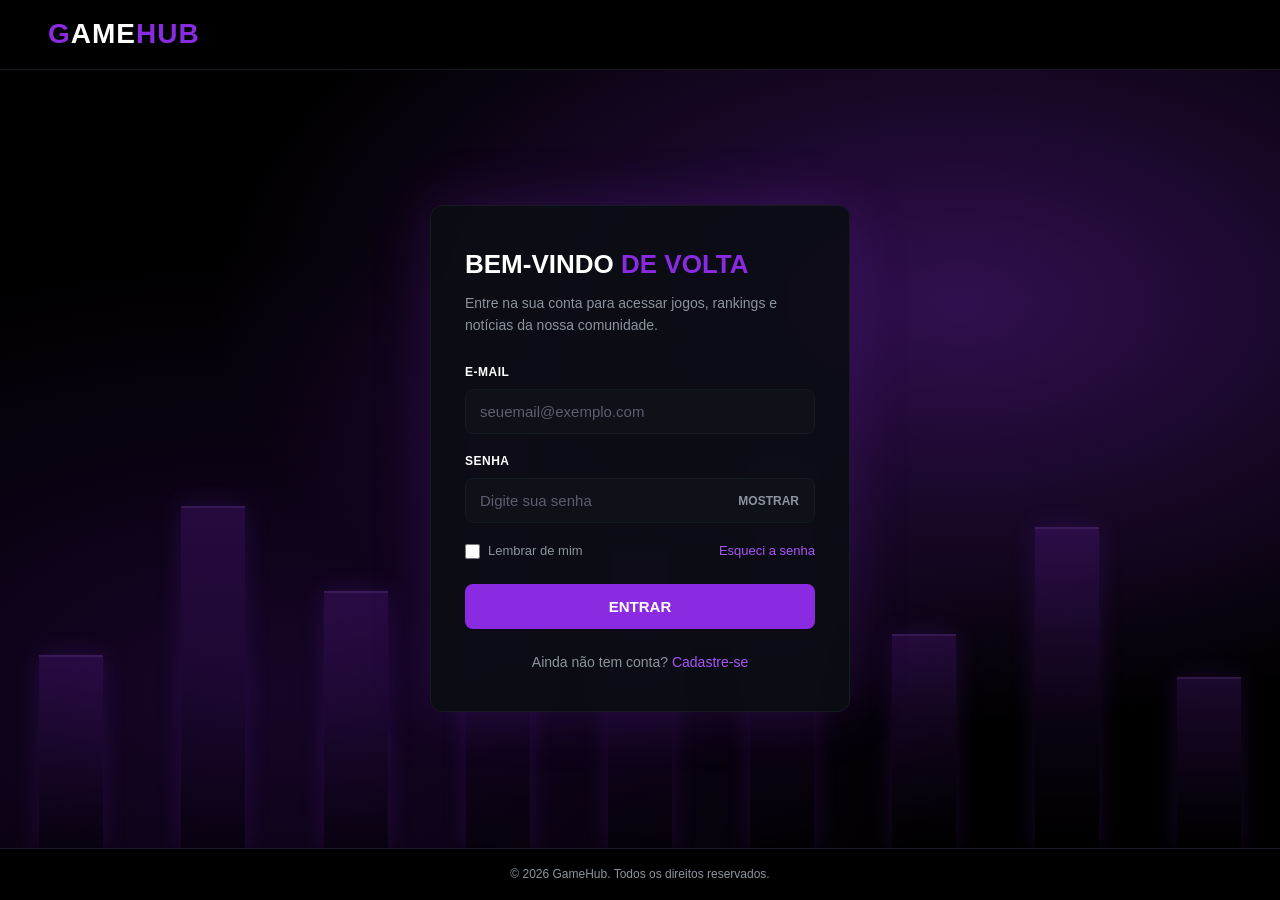
<file: index.html>
<!DOCTYPE html>
<html lang="pt-BR">
<head>
  <meta charset="UTF-8">
  <meta name="viewport" content="width=device-width, initial-scale=1.0">
  <title>Entrar | GAMEHUB</title>
  <link rel="stylesheet" href="style.css">
</head>
<body class="pagina-login">

  <header>
    <a href="index.html" aria-label="Página de login"><h1 class="logo"><span>G</span>AME<span>HUB</span></h1></a>
  </header>

  <main class="login-main">
    <div class="skyline" aria-hidden="true">
      <i></i><i></i><i></i><i></i><i></i><i></i><i></i><i></i><i></i>
    </div>

    <section class="login-card">
      <h1>Bem-vindo <span>de volta</span></h1>
      <p class="login-subtitulo">Entre na sua conta para acessar jogos, rankings e notícias da nossa comunidade.</p>

      <div class="login-alerta" id="formAlert" role="alert"></div>

      <form id="loginForm" novalidate>
        <div class="campo" id="fieldEmail">
          <label for="email">E-mail</label>
          <div class="campo-input">
            <input type="email" id="email" placeholder="seuemail@exemplo.com" autocomplete="email">
          </div>
          <div class="msg-erro">Digite um e-mail válido.</div>
        </div>

        <div class="campo" id="fieldPass">
          <label for="senha">Senha</label>
          <div class="campo-input">
            <input type="password" id="senha" placeholder="Digite sua senha" autocomplete="current-password">
            <button type="button" class="btn-mostrar-senha" id="togglePass">MOSTRAR</button>
          </div>
          <div class="msg-erro">A senha deve ter pelo menos 6 caracteres.</div>
        </div>

        <div class="login-opcoes">
          <label class="lembrar"><input type="checkbox" id="lembrar"> Lembrar de mim</label>
          <a href="#" id="esqueci">Esqueci a senha</a>
        </div>

        <button type="submit" class="btn-entrar" id="btnLogin">Entrar</button>
      </form>

      <p class="login-cadastro">Ainda não tem conta? <a href="#" id="criarConta">Cadastre-se</a></p>
    </section>
  </main>

  <footer class="footer-login">© 2026 GameHub. Todos os direitos reservados.</footer>

  <script src="script.js"></script>
</body>
</html>
</file>
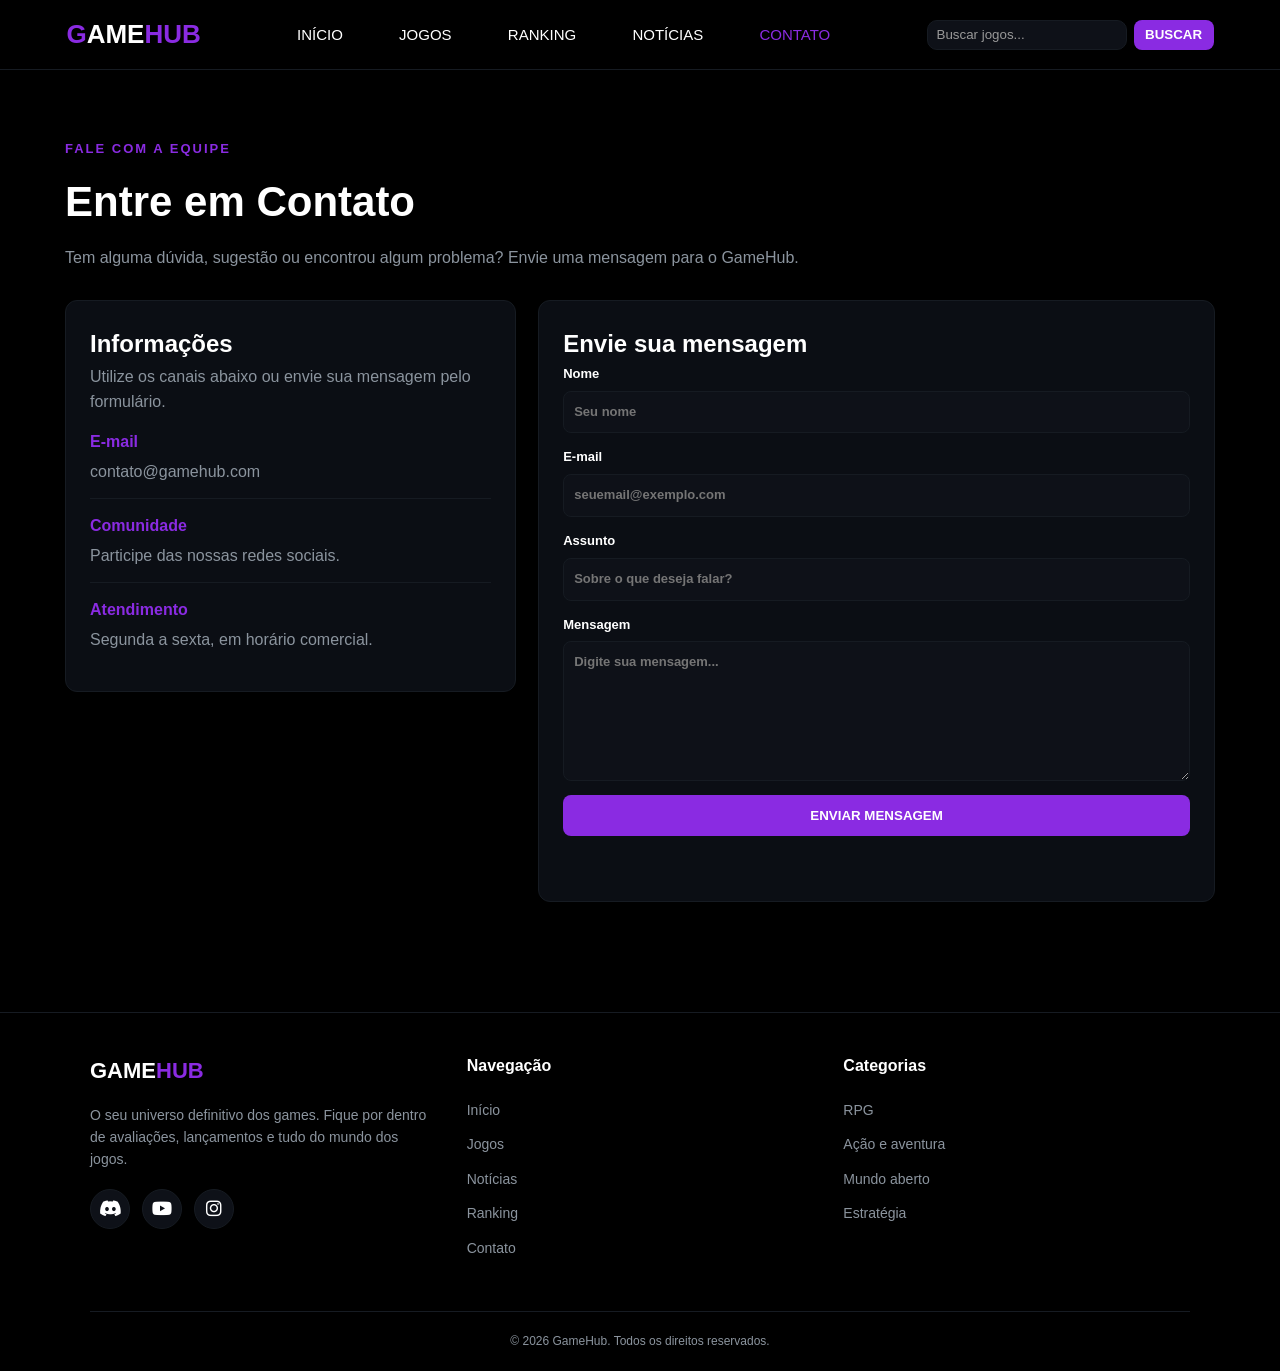
<file: contato.html>
<!DOCTYPE html>
<html lang="pt-BR">
<head>
  <meta charset="UTF-8">
  <meta name="viewport" content="width=device-width, initial-scale=1.0">
  <title>Contato | GAMEHUB</title>
  <link rel="stylesheet" href="style.css">
  <link rel="stylesheet" href="https://cdnjs.cloudflare.com/ajax/libs/font-awesome/6.7.2/css/all.min.css">
</head>
<body>
  <header>
    <a href="logado.html" aria-label="Página inicial"><h1 class="logo"><span>G</span>AME<span>HUB</span></h1></a>
    <nav aria-label="Navegação principal">
      <ul>
        <li><a href="logado.html">INÍCIO</a></li>
        <li><a href="jogos.html" >JOGOS</a></li>
        <li><a href="ranking.html" >RANKING</a></li>
        <li><a href="noticias.html" >NOTÍCIAS</a></li>
        <li><a href="contato.html" class="active" aria-current="page">CONTATO</a></li>
      </ul>
    </nav>
    <form class="search-form" action="jogos.html" method="get">
      <input type="search" name="q" placeholder="Buscar jogos..." aria-label="Buscar jogos">
      <button type="submit">BUSCAR</button>
    </form>
  </header>

  <main>

    <section class="page-heading">
      <span class="eyebrow">Fale com a equipe</span>
      <h1>Entre em Contato</h1>
      <p>Tem alguma dúvida, sugestão ou encontrou algum problema? Envie uma mensagem para o GameHub.</p>
    </section>
    <section class="contact-layout">
      <aside class="info-panel">
        <h2>Informações</h2>
        <p class="muted">Utilize os canais abaixo ou envie sua mensagem pelo formulário.</p>
        <div class="info-item"><strong>E-mail</strong><span class="muted">contato@gamehub.com</span></div>
        <div class="info-item"><strong>Comunidade</strong><span class="muted">Participe das nossas redes sociais.</span></div>
        <div class="info-item"><strong>Atendimento</strong><span class="muted">Segunda a sexta, em horário comercial.</span></div>
      </aside>
      <div class="form-panel">
        <h2>Envie sua mensagem</h2>
        <form class="contact-form" id="contactForm">
          <label for="nome">Nome<input id="nome" name="nome" type="text" placeholder="Seu nome" required></label>
          <label for="email">E-mail<input id="email" name="email" type="email" placeholder="seuemail@exemplo.com" required></label>
          <label for="assunto">Assunto<input id="assunto" name="assunto" type="text" placeholder="Sobre o que deseja falar?" required></label>
          <label for="mensagem">Mensagem<textarea id="mensagem" name="mensagem" placeholder="Digite sua mensagem..." required></textarea></label>
          <button type="submit">ENVIAR MENSAGEM</button>
          <p class="form-message" id="formMessage" role="status"></p>
        </form>
      </div>
    </section>
    <script>
      document.getElementById('contactForm').addEventListener('submit', function(event) {
        event.preventDefault();
        document.getElementById('formMessage').textContent =
          '*Meramente demonstrativo.*';
        this.reset();
      });
    </script>

  </main>

  <footer>
    <div class="footer-container">
      <div class="about">
        <h2 class="footer-logo">GAME<span>HUB</span></h2>
        <p>O seu universo definitivo dos games. Fique por dentro de avaliações, lançamentos e tudo do mundo dos jogos.</p>
         <div class="socials">
          <a href="https://discord.com/" target="_blank" rel="noopener" aria-label="Discord">
            <i class="fa-brands fa-discord"></i>
          </a>
          <a href="https://youtu.be/fXl7-7sUgOU?si=jHhZG8SusNvnsrJX" target="_blank" rel="noopener" aria-label="YouTube">
            <i class="fa-brands fa-youtube"></i>
          </a>
          <a href="https://www.instagram.com/vitortasse/" target="_blank" rel="noopener" aria-label="Instagram">
            <i class="fa-brands fa-instagram"></i>
          </a>
        </div>
      </div>
      <div>
        <h3>Navegação</h3>
        <ul>
          <li><a href="logado.html">Início</a></li>
          <li><a href="jogos.html">Jogos</a></li>
          <li><a href="noticias.html">Notícias</a></li>
          <li><a href="ranking.html">Ranking</a></li>
          <li><a href="contato.html">Contato</a></li>
        </ul>
      </div>
      <div>
        <h3>Categorias</h3>
        <ul>
          <li><a href="jogos.html">RPG</a></li>
          <li><a href="jogos.html">Ação e aventura</a></li>
          <li><a href="jogos.html">Mundo aberto</a></li>
          <li><a href="jogos.html">Estratégia</a></li>
        </ul>
      </div>
    </div>
    <div class="footer-bottom">© 2026 GameHub. Todos os direitos reservados.</div>
  </footer>
</body>
</html>
</file>
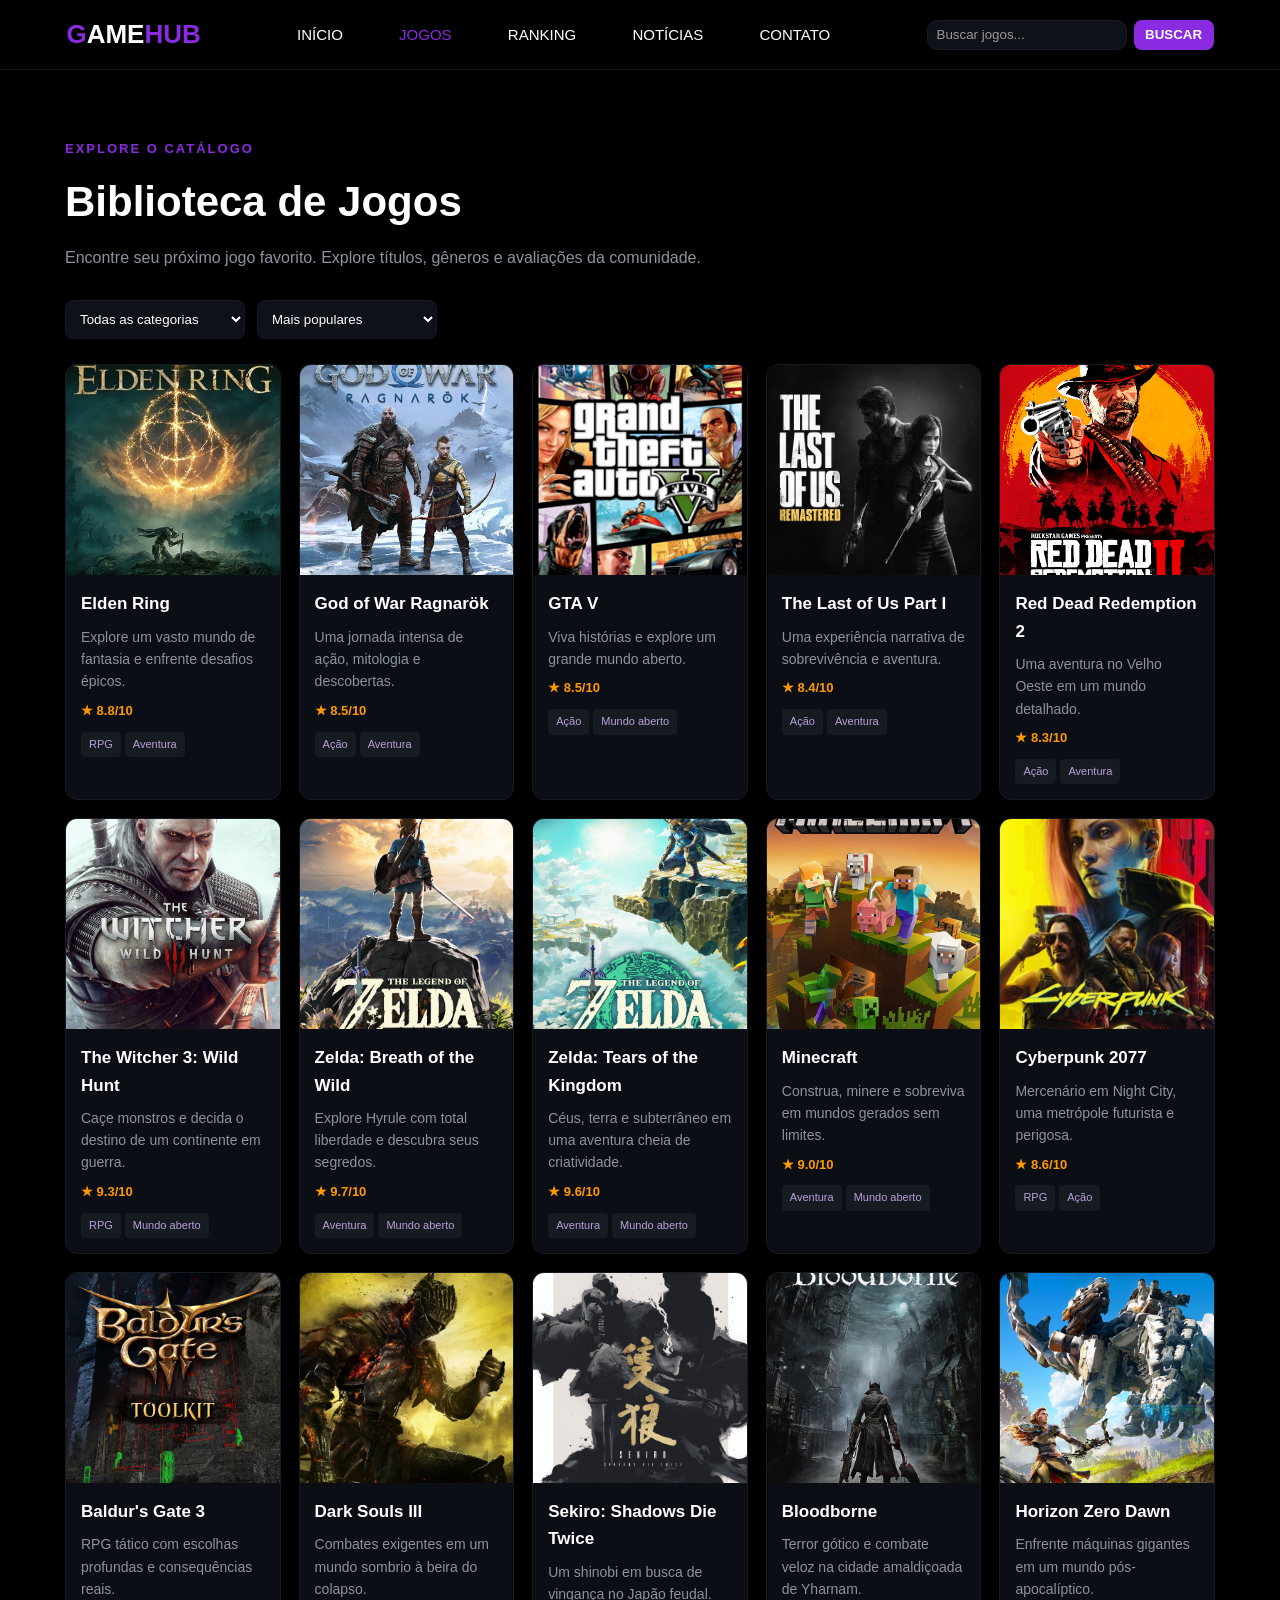
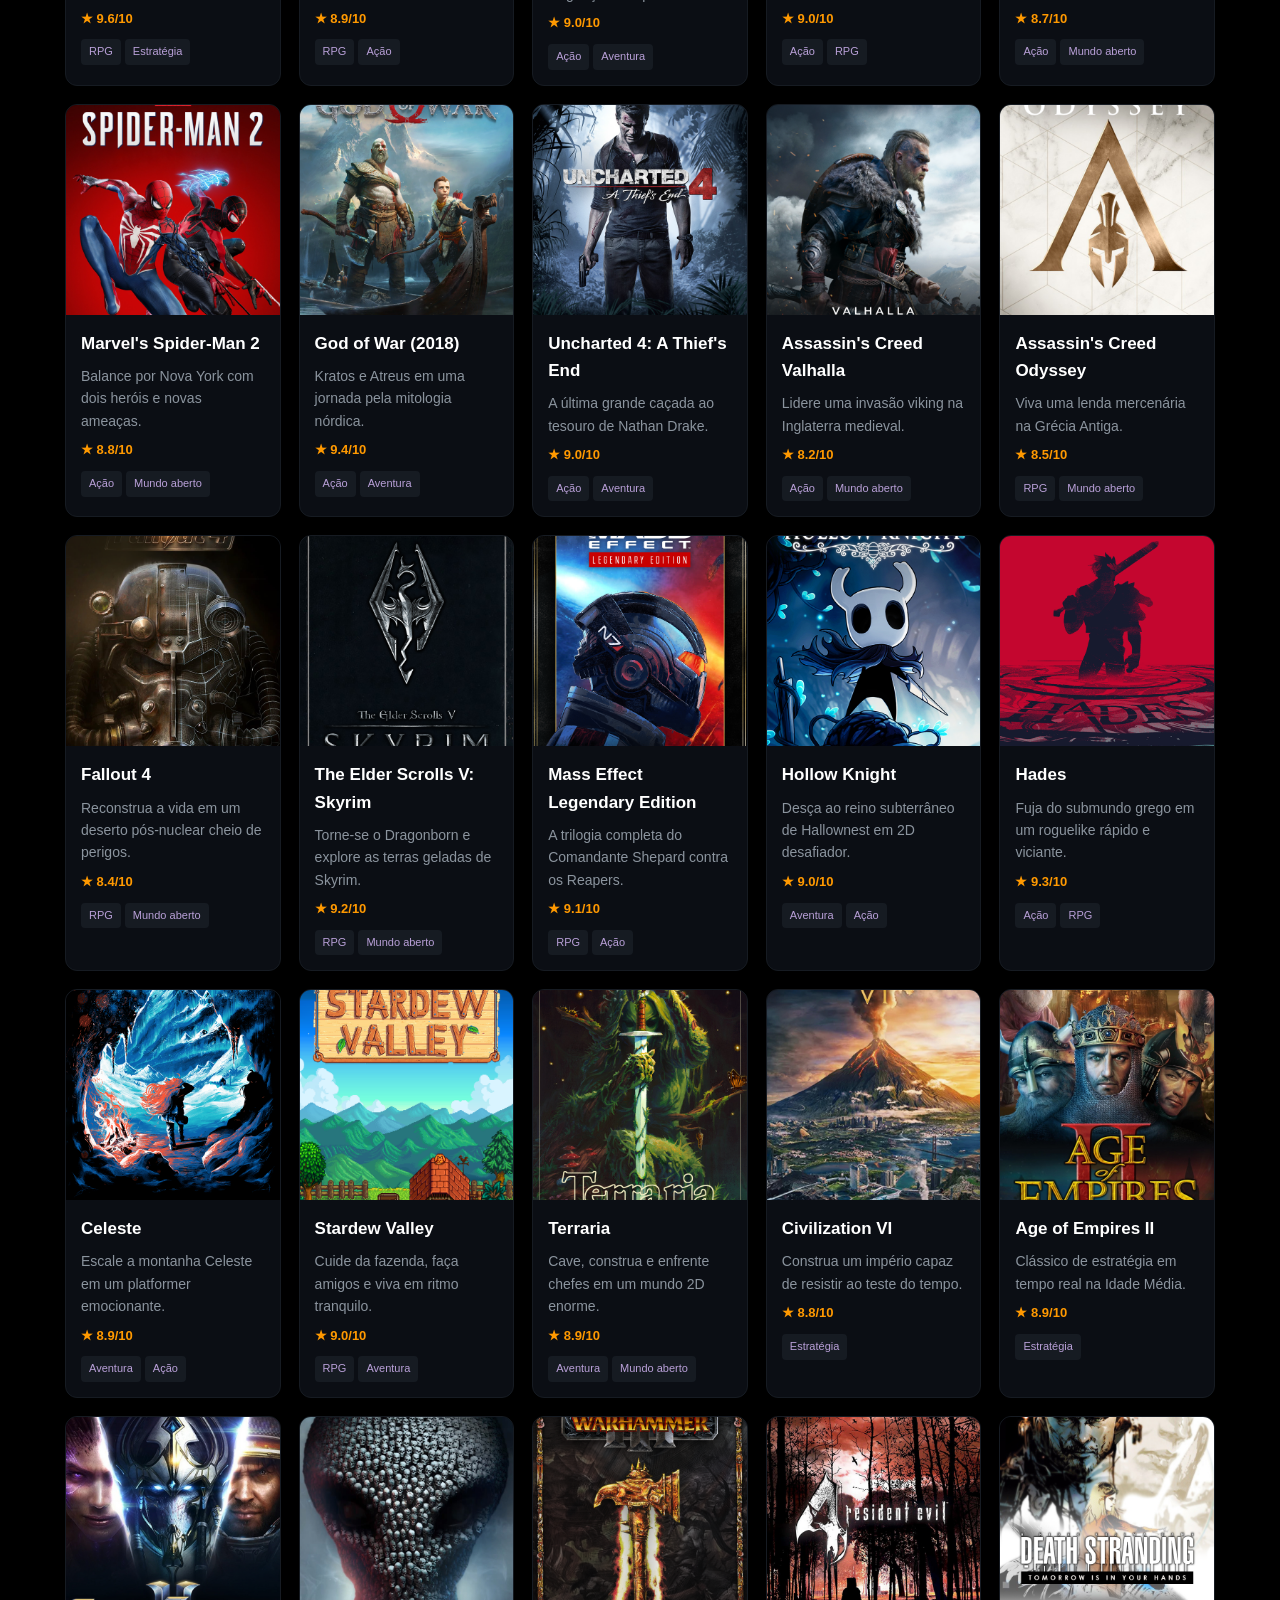
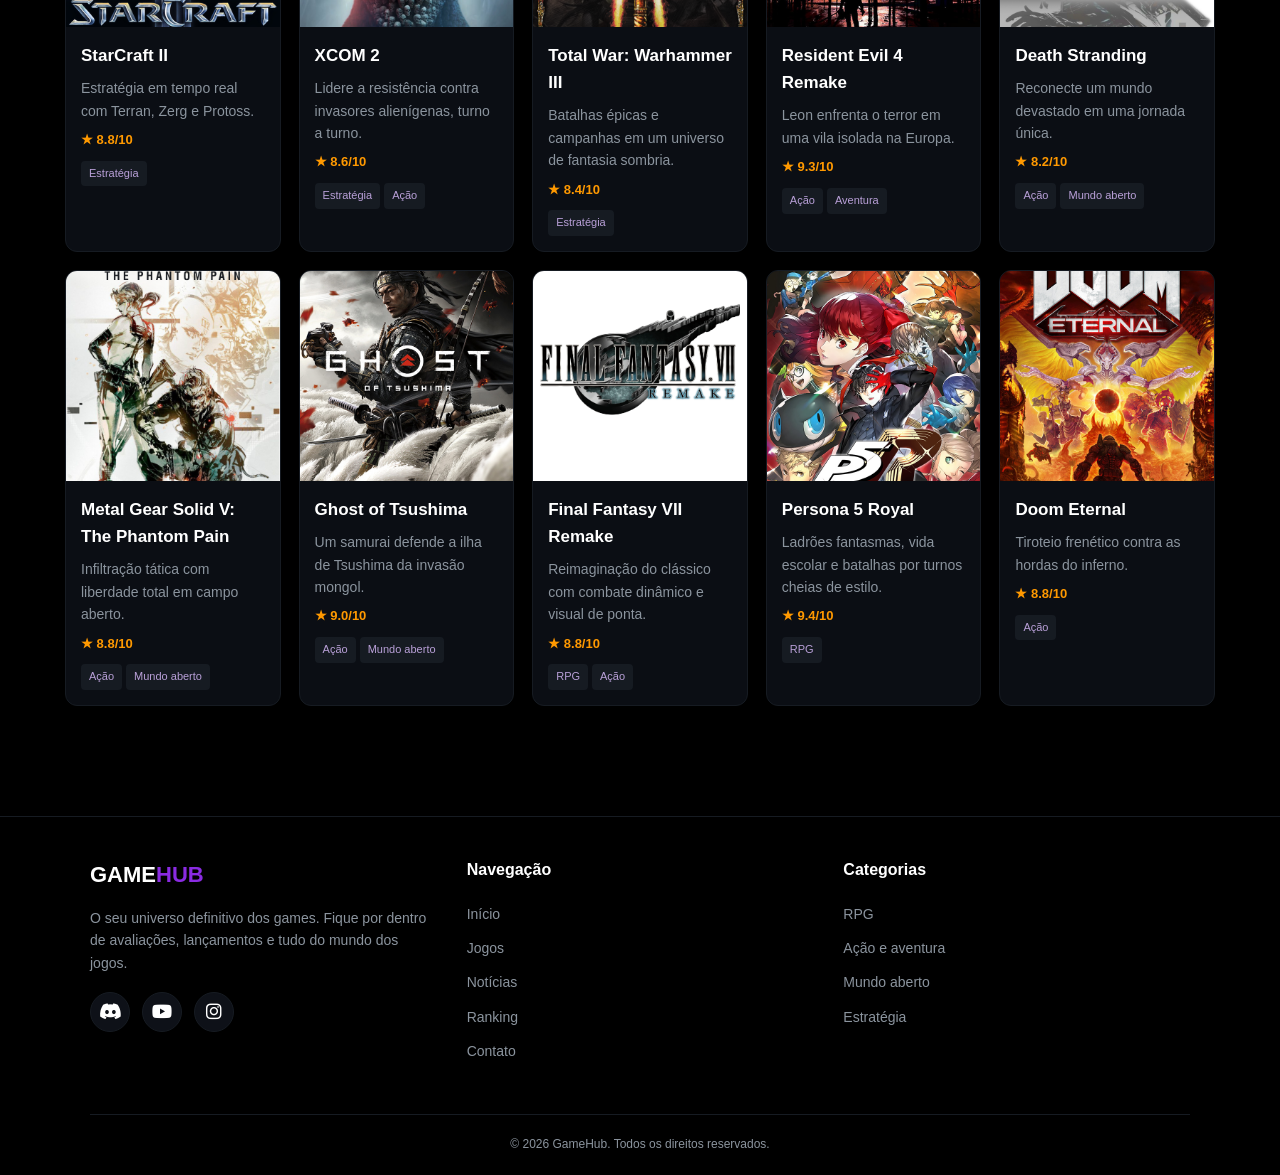
<file: jogos.html>
<!DOCTYPE html>
<html lang="pt-BR">
<head>
  <meta charset="UTF-8">
  <meta name="viewport" content="width=device-width, initial-scale=1.0">
  <title>Jogos | GAMEHUB</title>
  <link rel="stylesheet" href="style.css">
  <link rel="stylesheet" href="https://cdnjs.cloudflare.com/ajax/libs/font-awesome/6.7.2/css/all.min.css">
</head>
<body>
  <header>
    <a href="logado.html" aria-label="Página inicial"><h1 class="logo"><span>G</span>AME<span>HUB</span></h1></a>
    <nav aria-label="Navegação principal">
      <ul>
        <li><a href="logado.html">INÍCIO</a></li>
        <li><a href="jogos.html" class="active" aria-current="page">JOGOS</a></li>
        <li><a href="ranking.html" >RANKING</a></li>
        <li><a href="noticias.html" >NOTÍCIAS</a></li>
        <li><a href="contato.html" >CONTATO</a></li>
      </ul>
    </nav>
    <form class="search-form" action="jogos.html" method="get">
      <input type="search" name="q" placeholder="Buscar jogos..." aria-label="Buscar jogos">
      <button type="submit">BUSCAR</button>
    </form>
  </header>

  <main>

    <section class="page-heading">
      <span class="eyebrow">Explore o catálogo</span>
      <h1>Biblioteca de Jogos</h1>
      <p>Encontre seu próximo jogo favorito. Explore títulos, gêneros e avaliações da comunidade.</p>
    </section>
    <div class="toolbar">
      <select id="filtroCategoria" aria-label="Filtrar por categoria">
        <option value="">Todas as categorias</option><option value="RPG">RPG</option><option value="Ação">Ação</option><option value="Aventura">Aventura</option><option value="Mundo aberto">Mundo aberto</option><option value="Estratégia">Estratégia</option>
      </select>
      <select id="ordenarJogos" aria-label="Ordenar jogos">
        <option value="populares">Mais populares</option><option value="avaliados">Melhor avaliados</option><option value="alfabetica">Ordem alfabética</option>
      </select>
    </div>
    <p id="semResultados" class="empty-note" hidden>Nenhum jogo encontrado com esses filtros.</p>
    <section class="grid" aria-label="Lista de jogos">
      <article class="card"><img src="img/eldering.jpg" alt="Capa de Elden Ring"><div class="card-content"><h3>Elden Ring</h3><p>Explore um vasto mundo de fantasia e enfrente desafios épicos.</p><span class="rating">★ 8.8/10</span><div><span class="tag">RPG</span><span class="tag">Aventura</span></div></div></article>
      <article class="card"><img src="img/godofwar.jpg" alt="Capa de God of War Ragnarök"><div class="card-content"><h3>God of War Ragnarök</h3><p>Uma jornada intensa de ação, mitologia e descobertas.</p><span class="rating">★ 8.5/10</span><div><span class="tag">Ação</span><span class="tag">Aventura</span></div></div></article>
      <article class="card"><img src="img/gta5.jpg" alt="Capa de GTA V"><div class="card-content"><h3>GTA V</h3><p>Viva histórias e explore um grande mundo aberto.</p><span class="rating">★ 8.5/10</span><div><span class="tag">Ação</span><span class="tag">Mundo aberto</span></div></div></article>
      <article class="card"><img src="img/thelastofus.png" alt="Capa de The Last of Us Part I"><div class="card-content"><h3>The Last of Us Part I</h3><p>Uma experiência narrativa de sobrevivência e aventura.</p><span class="rating">★ 8.4/10</span><div><span class="tag">Ação</span><span class="tag">Aventura</span></div></div></article>
      <article class="card"><img src="img/rdr.png" alt="Capa de Red Dead Redemption 2"><div class="card-content"><h3>Red Dead Redemption 2</h3><p>Uma aventura no Velho Oeste em um mundo detalhado.</p><span class="rating">★ 8.3/10</span><div><span class="tag">Ação</span><span class="tag">Aventura</span></div></div></article>

      <article class="card"><img src="img/witcher3.jpg" alt="Capa de The Witcher 3: Wild Hunt"><div class="card-content"><h3>The Witcher 3: Wild Hunt</h3><p>Caçe monstros e decida o destino de um continente em guerra.</p><span class="rating">★ 9.3/10</span><div><span class="tag">RPG</span><span class="tag">Mundo aberto</span></div></div></article>
      <article class="card"><img src="img/zelda-botw.jpg" alt="Capa de The Legend of Zelda: Breath of the Wild"><div class="card-content"><h3>Zelda: Breath of the Wild</h3><p>Explore Hyrule com total liberdade e descubra seus segredos.</p><span class="rating">★ 9.7/10</span><div><span class="tag">Aventura</span><span class="tag">Mundo aberto</span></div></div></article>
      <article class="card"><img src="img/zelda-totk.jpg" alt="Capa de The Legend of Zelda: Tears of the Kingdom"><div class="card-content"><h3>Zelda: Tears of the Kingdom</h3><p>Céus, terra e subterrâneo em uma aventura cheia de criatividade.</p><span class="rating">★ 9.6/10</span><div><span class="tag">Aventura</span><span class="tag">Mundo aberto</span></div></div></article>
      <article class="card"><img src="img/minecraft.jpg" alt="Capa de Minecraft"><div class="card-content"><h3>Minecraft</h3><p>Construa, minere e sobreviva em mundos gerados sem limites.</p><span class="rating">★ 9.0/10</span><div><span class="tag">Aventura</span><span class="tag">Mundo aberto</span></div></div></article>
      <article class="card"><img src="img/cyberpunk2077.jpg" alt="Capa de Cyberpunk 2077"><div class="card-content"><h3>Cyberpunk 2077</h3><p>Mercenário em Night City, uma metrópole futurista e perigosa.</p><span class="rating">★ 8.6/10</span><div><span class="tag">RPG</span><span class="tag">Ação</span></div></div></article>

      <article class="card"><img src="img/baldursgate3.jpg" alt="Capa de Baldur's Gate 3"><div class="card-content"><h3>Baldur's Gate 3</h3><p>RPG tático com escolhas profundas e consequências reais.</p><span class="rating">★ 9.6/10</span><div><span class="tag">RPG</span><span class="tag">Estratégia</span></div></div></article>
      <article class="card"><img src="img/darksouls3.jpg" alt="Capa de Dark Souls III"><div class="card-content"><h3>Dark Souls III</h3><p>Combates exigentes em um mundo sombrio à beira do colapso.</p><span class="rating">★ 8.9/10</span><div><span class="tag">RPG</span><span class="tag">Ação</span></div></div></article>
      <article class="card"><img src="img/sekiro.jpg" alt="Capa de Sekiro: Shadows Die Twice"><div class="card-content"><h3>Sekiro: Shadows Die Twice</h3><p>Um shinobi em busca de vingança no Japão feudal.</p><span class="rating">★ 9.0/10</span><div><span class="tag">Ação</span><span class="tag">Aventura</span></div></div></article>
      <article class="card"><img src="img/bloodborne.jpg" alt="Capa de Bloodborne"><div class="card-content"><h3>Bloodborne</h3><p>Terror gótico e combate veloz na cidade amaldiçoada de Yharnam.</p><span class="rating">★ 9.0/10</span><div><span class="tag">Ação</span><span class="tag">RPG</span></div></div></article>
      <article class="card"><img src="img/horizonzerodawn.jpg" alt="Capa de Horizon Zero Dawn"><div class="card-content"><h3>Horizon Zero Dawn</h3><p>Enfrente máquinas gigantes em um mundo pós-apocalíptico.</p><span class="rating">★ 8.7/10</span><div><span class="tag">Ação</span><span class="tag">Mundo aberto</span></div></div></article>

      <article class="card"><img src="img/spiderman2.jpg" alt="Capa de Marvel's Spider-Man 2"><div class="card-content"><h3>Marvel's Spider-Man 2</h3><p>Balance por Nova York com dois heróis e novas ameaças.</p><span class="rating">★ 8.8/10</span><div><span class="tag">Ação</span><span class="tag">Mundo aberto</span></div></div></article>
      <article class="card"><img src="img/godofwar2018.jpg" alt="Capa de God of War (2018)"><div class="card-content"><h3>God of War (2018)</h3><p>Kratos e Atreus em uma jornada pela mitologia nórdica.</p><span class="rating">★ 9.4/10</span><div><span class="tag">Ação</span><span class="tag">Aventura</span></div></div></article>
      <article class="card"><img src="img/uncharted4.jpg" alt="Capa de Uncharted 4: A Thief's End"><div class="card-content"><h3>Uncharted 4: A Thief's End</h3><p>A última grande caçada ao tesouro de Nathan Drake.</p><span class="rating">★ 9.0/10</span><div><span class="tag">Ação</span><span class="tag">Aventura</span></div></div></article>
      <article class="card"><img src="img/acvalhalla.jpg" alt="Capa de Assassin's Creed Valhalla"><div class="card-content"><h3>Assassin's Creed Valhalla</h3><p>Lidere uma invasão viking na Inglaterra medieval.</p><span class="rating">★ 8.2/10</span><div><span class="tag">Ação</span><span class="tag">Mundo aberto</span></div></div></article>
      <article class="card"><img src="img/acodyssey.jpg" alt="Capa de Assassin's Creed Odyssey"><div class="card-content"><h3>Assassin's Creed Odyssey</h3><p>Viva uma lenda mercenária na Grécia Antiga.</p><span class="rating">★ 8.5/10</span><div><span class="tag">RPG</span><span class="tag">Mundo aberto</span></div></div></article>

      <article class="card"><img src="img/fallout4.jpg" alt="Capa de Fallout 4"><div class="card-content"><h3>Fallout 4</h3><p>Reconstrua a vida em um deserto pós-nuclear cheio de perigos.</p><span class="rating">★ 8.4/10</span><div><span class="tag">RPG</span><span class="tag">Mundo aberto</span></div></div></article>
      <article class="card"><img src="img/skyrim.jpg" alt="Capa de The Elder Scrolls V: Skyrim"><div class="card-content"><h3>The Elder Scrolls V: Skyrim</h3><p>Torne-se o Dragonborn e explore as terras geladas de Skyrim.</p><span class="rating">★ 9.2/10</span><div><span class="tag">RPG</span><span class="tag">Mundo aberto</span></div></div></article>
      <article class="card"><img src="img/masseffect.jpg" alt="Capa de Mass Effect Legendary Edition"><div class="card-content"><h3>Mass Effect Legendary Edition</h3><p>A trilogia completa do Comandante Shepard contra os Reapers.</p><span class="rating">★ 9.1/10</span><div><span class="tag">RPG</span><span class="tag">Ação</span></div></div></article>
      <article class="card"><img src="img/hollowknight.jpg" alt="Capa de Hollow Knight"><div class="card-content"><h3>Hollow Knight</h3><p>Desça ao reino subterrâneo de Hallownest em 2D desafiador.</p><span class="rating">★ 9.0/10</span><div><span class="tag">Aventura</span><span class="tag">Ação</span></div></div></article>
      <article class="card"><img src="img/hades.jpg" alt="Capa de Hades"><div class="card-content"><h3>Hades</h3><p>Fuja do submundo grego em um roguelike rápido e viciante.</p><span class="rating">★ 9.3/10</span><div><span class="tag">Ação</span><span class="tag">RPG</span></div></div></article>

      <article class="card"><img src="img/celeste.jpg" alt="Capa de Celeste"><div class="card-content"><h3>Celeste</h3><p>Escale a montanha Celeste em um platformer emocionante.</p><span class="rating">★ 8.9/10</span><div><span class="tag">Aventura</span><span class="tag">Ação</span></div></div></article>
      <article class="card"><img src="img/stardewvalley.jpg" alt="Capa de Stardew Valley"><div class="card-content"><h3>Stardew Valley</h3><p>Cuide da fazenda, faça amigos e viva em ritmo tranquilo.</p><span class="rating">★ 9.0/10</span><div><span class="tag">RPG</span><span class="tag">Aventura</span></div></div></article>
      <article class="card"><img src="img/terraria.jpg" alt="Capa de Terraria"><div class="card-content"><h3>Terraria</h3><p>Cave, construa e enfrente chefes em um mundo 2D enorme.</p><span class="rating">★ 8.9/10</span><div><span class="tag">Aventura</span><span class="tag">Mundo aberto</span></div></div></article>
      <article class="card"><img src="img/civilization6.jpg" alt="Capa de Sid Meier's Civilization VI"><div class="card-content"><h3>Civilization VI</h3><p>Construa um império capaz de resistir ao teste do tempo.</p><span class="rating">★ 8.8/10</span><div><span class="tag">Estratégia</span></div></div></article>
      <article class="card"><img src="img/aoe2.jpg" alt="Capa de Age of Empires II"><div class="card-content"><h3>Age of Empires II</h3><p>Clássico de estratégia em tempo real na Idade Média.</p><span class="rating">★ 8.9/10</span><div><span class="tag">Estratégia</span></div></div></article>

      <article class="card"><img src="img/starcraft2.jpg" alt="Capa de StarCraft II"><div class="card-content"><h3>StarCraft II</h3><p>Estratégia em tempo real com Terran, Zerg e Protoss.</p><span class="rating">★ 8.8/10</span><div><span class="tag">Estratégia</span></div></div></article>
      <article class="card"><img src="img/xcom2.jpg" alt="Capa de XCOM 2"><div class="card-content"><h3>XCOM 2</h3><p>Lidere a resistência contra invasores alienígenas, turno a turno.</p><span class="rating">★ 8.6/10</span><div><span class="tag">Estratégia</span><span class="tag">Ação</span></div></div></article>
      <article class="card"><img src="img/totalwarwarhammer3.jpg" alt="Capa de Total War: Warhammer III"><div class="card-content"><h3>Total War: Warhammer III</h3><p>Batalhas épicas e campanhas em um universo de fantasia sombria.</p><span class="rating">★ 8.4/10</span><div><span class="tag">Estratégia</span></div></div></article>
      <article class="card"><img src="img/re4remake.jpg" alt="Capa de Resident Evil 4 Remake"><div class="card-content"><h3>Resident Evil 4 Remake</h3><p>Leon enfrenta o terror em uma vila isolada na Europa.</p><span class="rating">★ 9.3/10</span><div><span class="tag">Ação</span><span class="tag">Aventura</span></div></div></article>
      <article class="card"><img src="img/deathstranding.jpg" alt="Capa de Death Stranding"><div class="card-content"><h3>Death Stranding</h3><p>Reconecte um mundo devastado em uma jornada única.</p><span class="rating">★ 8.2/10</span><div><span class="tag">Ação</span><span class="tag">Mundo aberto</span></div></div></article>

      <article class="card"><img src="img/mgsv.jpg" alt="Capa de Metal Gear Solid V: The Phantom Pain"><div class="card-content"><h3>Metal Gear Solid V: The Phantom Pain</h3><p>Infiltração tática com liberdade total em campo aberto.</p><span class="rating">★ 8.8/10</span><div><span class="tag">Ação</span><span class="tag">Mundo aberto</span></div></div></article>
      <article class="card"><img src="img/ghostoftsushima.jpg" alt="Capa de Ghost of Tsushima"><div class="card-content"><h3>Ghost of Tsushima</h3><p>Um samurai defende a ilha de Tsushima da invasão mongol.</p><span class="rating">★ 9.0/10</span><div><span class="tag">Ação</span><span class="tag">Mundo aberto</span></div></div></article>
      <article class="card"><img src="img/ff7remake.jpg" alt="Capa de Final Fantasy VII Remake"><div class="card-content"><h3>Final Fantasy VII Remake</h3><p>Reimaginação do clássico com combate dinâmico e visual de ponta.</p><span class="rating">★ 8.8/10</span><div><span class="tag">RPG</span><span class="tag">Ação</span></div></div></article>
      <article class="card"><img src="img/persona5royal.jpg" alt="Capa de Persona 5 Royal"><div class="card-content"><h3>Persona 5 Royal</h3><p>Ladrões fantasmas, vida escolar e batalhas por turnos cheias de estilo.</p><span class="rating">★ 9.4/10</span><div><span class="tag">RPG</span></div></div></article>
      <article class="card"><img src="img/doometernal.jpg" alt="Capa de Doom Eternal"><div class="card-content"><h3>Doom Eternal</h3><p>Tiroteio frenético contra as hordas do inferno.</p><span class="rating">★ 8.8/10</span><div><span class="tag">Ação</span></div></div></article>
    </section>

  </main>

  <footer>
    <div class="footer-container">
      <div class="about">
        <h2 class="footer-logo">GAME<span>HUB</span></h2>
        <p>O seu universo definitivo dos games. Fique por dentro de avaliações, lançamentos e tudo do mundo dos jogos.</p>
        <div class="socials">
          <a href="https://discord.com/" target="_blank" rel="noopener" aria-label="Discord">
            <i class="fa-brands fa-discord"></i>
          </a>
          <a href="https://youtu.be/fXl7-7sUgOU?si=jHhZG8SusNvnsrJX" target="_blank" rel="noopener" aria-label="YouTube">
            <i class="fa-brands fa-youtube"></i>
          </a>
          <a href="https://www.instagram.com/vitortasse/" target="_blank" rel="noopener" aria-label="Instagram">
            <i class="fa-brands fa-instagram"></i>
          </a>
        </div>
      </div>
      <div>
        <h3>Navegação</h3>
        <ul>
          <li><a href="logado.html">Início</a></li>
          <li><a href="jogos.html">Jogos</a></li>
          <li><a href="noticias.html">Notícias</a></li>
          <li><a href="ranking.html">Ranking</a></li>
          <li><a href="contato.html">Contato</a></li>
        </ul>
      </div>
      <div>
        <h3>Categorias</h3>
        <ul>
          <li><a href="jogos.html">RPG</a></li>
          <li><a href="jogos.html">Ação e aventura</a></li>
          <li><a href="jogos.html">Mundo aberto</a></li>
          <li><a href="jogos.html">Estratégia</a></li>
        </ul>
      </div>
    </div>
    <div class="footer-bottom">© 2026 GameHub. Todos os direitos reservados.</div>
  </footer>
  <script src="script.js"></script>
</body>
</html>
</file>
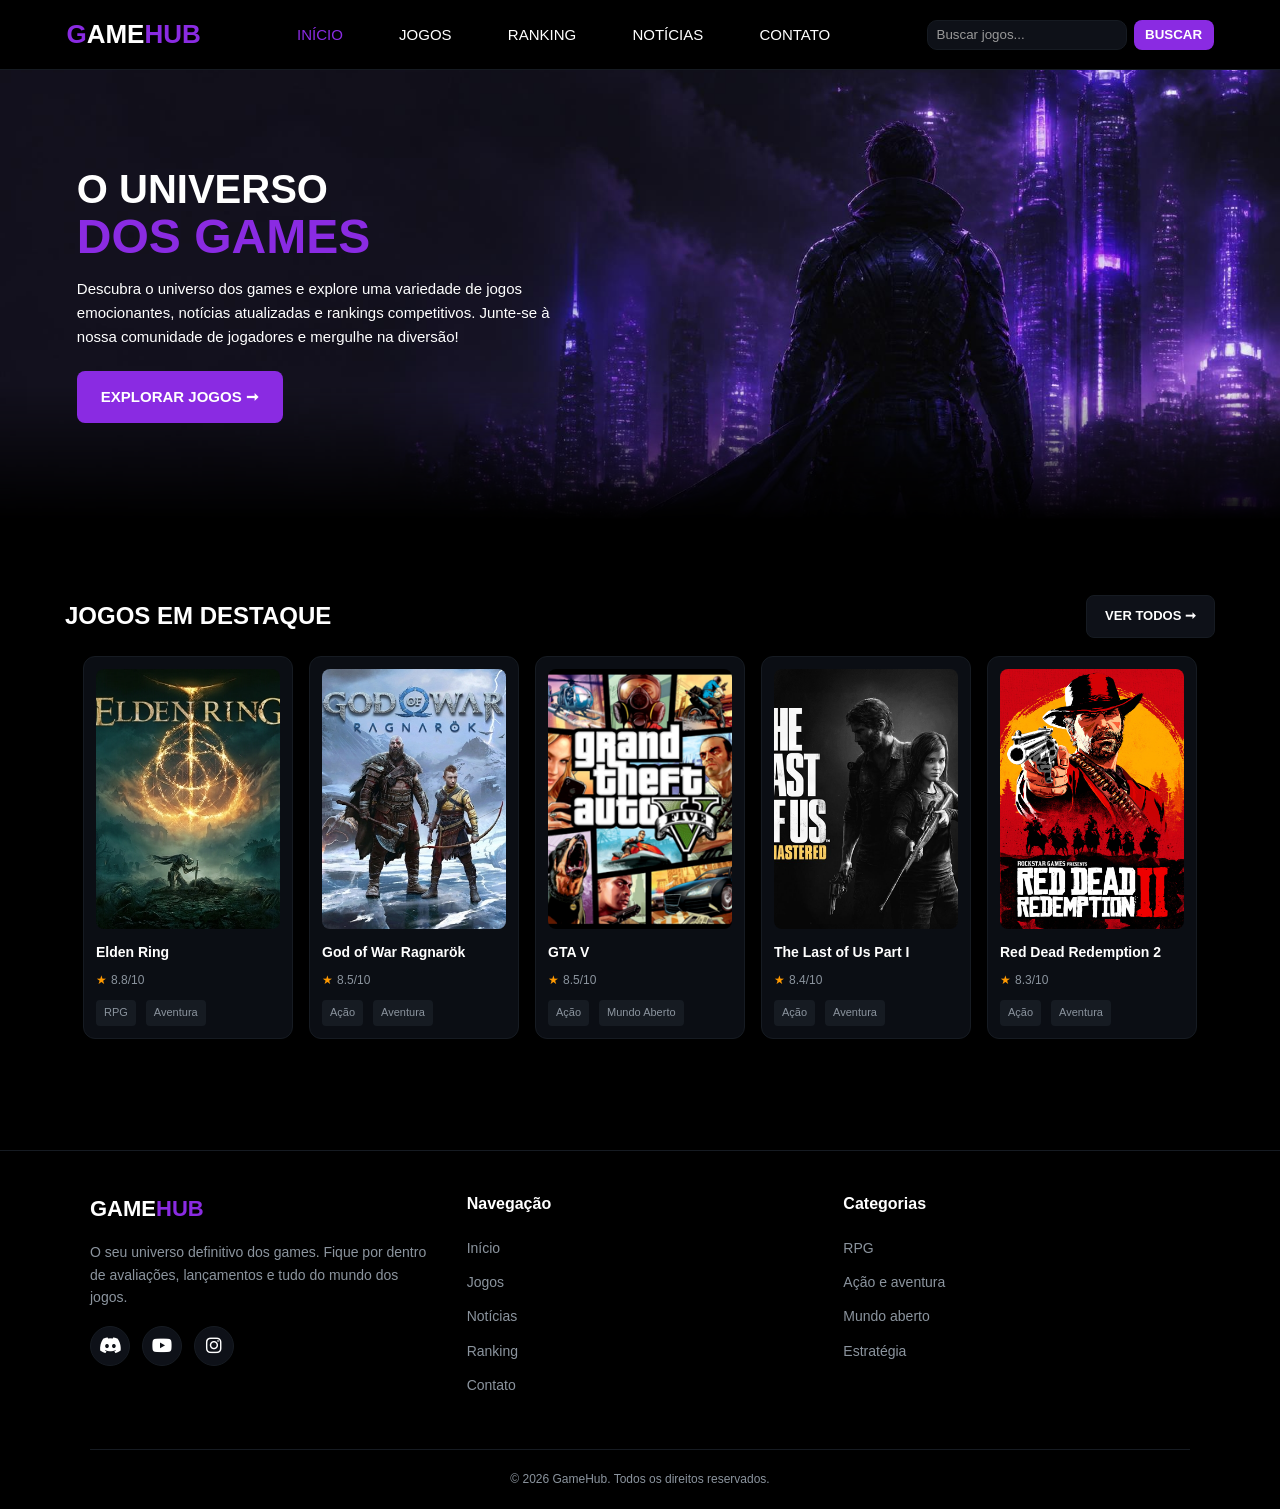
<file: logado.html>
<!DOCTYPE html>
<html lang="pt-BR">
<head>
  <meta charset="UTF-8">
  <meta name="viewport" content="width=device-width, initial-scale=1.0">
  <title>Início | GAMEHUB</title>
  <link rel="stylesheet" href="style.css">
  <link rel="stylesheet" href="https://cdnjs.cloudflare.com/ajax/libs/font-awesome/6.7.2/css/all.min.css">
</head>
<body>
  <header>
    <a href="logado.html" aria-label="Página inicial"><h1 class="logo"><span>G</span>AME<span>HUB</span></h1></a>
    <nav aria-label="Navegação principal">
      <ul>
        <li><a href="logado.html" class="active" aria-current="page">INÍCIO</a></li>
        <li><a href="jogos.html">JOGOS</a></li>
        <li><a href="ranking.html">RANKING</a></li>
        <li><a href="noticias.html">NOTÍCIAS</a></li>
        <li><a href="contato.html">CONTATO</a></li>
      </ul>
    </nav>
    <form class="search-form" action="jogos.html" method="get">
      <input type="search" name="q" placeholder="Buscar jogos..." aria-label="Buscar jogos">
      <button type="submit">BUSCAR</button>
    </form>
  </header>

  <section class="carrossel-container">
    <img src="img/gamehub-hero.jpg" alt="Banner principal GameHub">
    <div class="carrossel-text">
      <h1>O UNIVERSO</h1>
      <span>DOS GAMES</span>
      <p>
        Descubra o universo dos games e explore uma variedade de jogos emocionantes,
        notícias atualizadas e rankings competitivos. Junte-se à nossa
        comunidade de jogadores e mergulhe na diversão!
      </p>
      <a href="jogos.html" class="button">EXPLORAR JOGOS &#10142;</a>
    </div>
  </section>

  <main>
    <div class="section-title">
      <h2>JOGOS EM DESTAQUE</h2>
      <a href="jogos.html" class="button">VER TODOS &#10142;</a>
    </div>

    <div class="jogos-destaque">
      <article class="card-jogo">
        <div class="capa-container">
          <img src="img/eldering.jpg" alt="Capa de Elden Ring">
        </div>
        <h3 class="titulo-jogo">Elden Ring</h3>
        <div class="avaliacao">
          <span class="estrela">★</span>
          <span class="nota">8.8/10</span>
        </div>
        <div class="tags">
          <span class="tag">RPG</span>
          <span class="tag">Aventura</span>
        </div>
      </article>

      <article class="card-jogo">
        <div class="capa-container">
          <img src="img/godofwar.jpg" alt="Capa de God of War Ragnarök">
        </div>
        <h3 class="titulo-jogo">God of War Ragnarök</h3>
        <div class="avaliacao">
          <span class="estrela">★</span>
          <span class="nota">8.5/10</span>
        </div>
        <div class="tags">
          <span class="tag">Ação</span>
          <span class="tag">Aventura</span>
        </div>
      </article>

      <article class="card-jogo">
        <div class="capa-container">
          <img src="img/gta5.jpg" alt="Capa de GTA V">
        </div>
        <h3 class="titulo-jogo">GTA V</h3>
        <div class="avaliacao">
          <span class="estrela">★</span>
          <span class="nota">8.5/10</span>
        </div>
        <div class="tags">
          <span class="tag">Ação</span>
          <span class="tag">Mundo Aberto</span>
        </div>
      </article>

      <article class="card-jogo">
        <div class="capa-container">
          <img src="img/thelastofus.png" alt="Capa de The Last of Us Part I">
        </div>
        <h3 class="titulo-jogo">The Last of Us Part I</h3>
        <div class="avaliacao">
          <span class="estrela">★</span>
          <span class="nota">8.4/10</span>
        </div>
        <div class="tags">
          <span class="tag">Ação</span>
          <span class="tag">Aventura</span>
        </div>
      </article>

      <article class="card-jogo">
        <div class="capa-container">
          <img src="img/rdr.png" alt="Capa de Red Dead Redemption 2">
        </div>
        <h3 class="titulo-jogo">Red Dead Redemption 2</h3>
        <div class="avaliacao">
          <span class="estrela">★</span>
          <span class="nota">8.3/10</span>
        </div>
        <div class="tags">
          <span class="tag">Ação</span>
          <span class="tag">Aventura</span>
        </div>
      </article>
    </div>
  </main>

<footer>
  <div class="footer-container">
    <div class="about">
      <h2 class="footer-logo">GAME<span>HUB</span></h2>
      <p>O seu universo definitivo dos games. Fique por dentro de avaliações, lançamentos e tudo do mundo dos jogos.</p>
      <div class="socials">
        <a href="https://discord.com/" target="_blank" rel="noopener" aria-label="Discord">
          <i class="fa-brands fa-discord"></i>
        </a>
        <a href="https://youtu.be/fXl7-7sUgOU?si=jHhZG8SusNvnsrJX" target="_blank" rel="noopener" aria-label="YouTube">
          <i class="fa-brands fa-youtube"></i>
        </a>
        <a href="https://www.instagram.com/vitortasse/" target="_blank" rel="noopener" aria-label="Instagram">
          <i class="fa-brands fa-instagram"></i>
        </a>
      </div>
    </div> <!-- fecha .about -->

    <div>
      <h3>Navegação</h3>
      <ul>
        <li><a href="logado.html">Início</a></li>
        <li><a href="jogos.html">Jogos</a></li>
        <li><a href="noticias.html">Notícias</a></li>
        <li><a href="ranking.html">Ranking</a></li>
        <li><a href="contato.html">Contato</a></li>
      </ul>
    </div>

    <div>
      <h3>Categorias</h3>
      <ul>
        <li><a href="jogos.html">RPG</a></li>
        <li><a href="jogos.html">Ação e aventura</a></li>
        <li><a href="jogos.html">Mundo aberto</a></li>
        <li><a href="jogos.html">Estratégia</a></li>
      </ul>
    </div>
  </div> <!-- fecha .footer-container -->

  <div class="footer-bottom">© 2026 GameHub. Todos os direitos reservados.</div>
</footer>
</body>
</html>
</file>
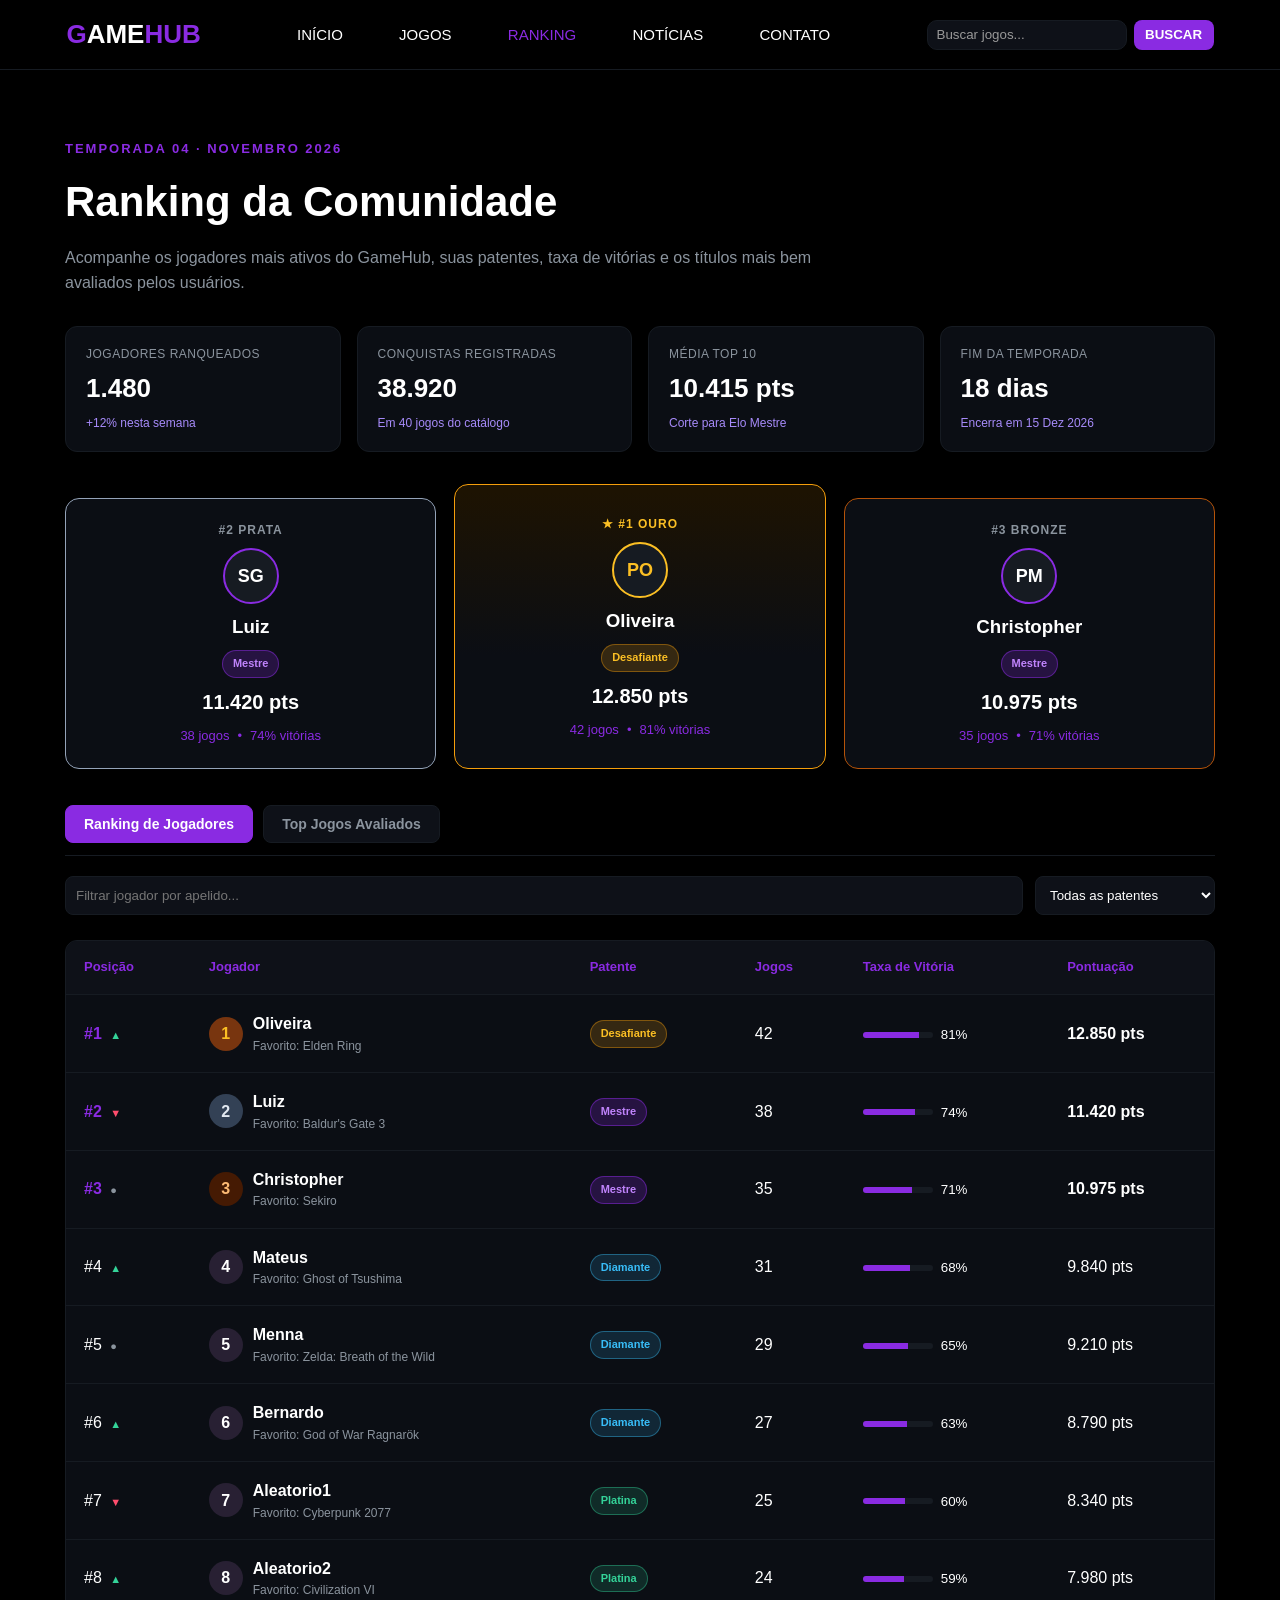
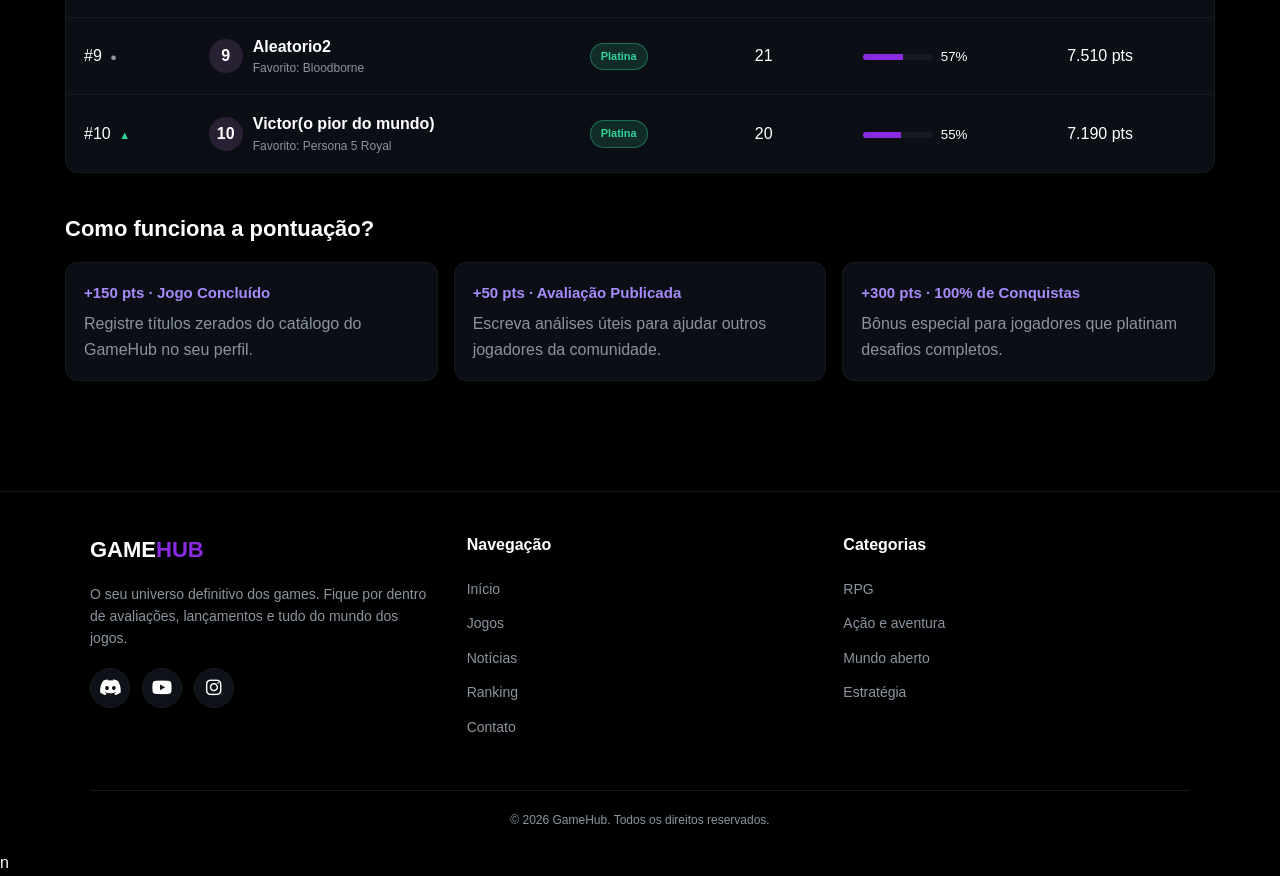
<file: ranking.html>
<!DOCTYPE html>
<html lang="pt-BR">
<head>
  <meta charset="UTF-8">
  <meta name="viewport" content="width=device-width, initial-scale=1.0">
  <title>Ranking | GAMEHUB</title>
  <link rel="stylesheet" href="style.css">
  <link rel="stylesheet" href="https://cdnjs.cloudflare.com/ajax/libs/font-awesome/6.7.2/css/all.min.css">
</head>
<body>
  <header>
    <a href="logado.html" aria-label="Página inicial"><h1 class="logo"><span>G</span>AME<span>HUB</span></h1></a>
    <nav aria-label="Navegação principal">
      <ul>
        <li><a href="logado.html">INÍCIO</a></li>
        <li><a href="jogos.html">JOGOS</a></li>
        <li><a href="ranking.html" class="active" aria-current="page">RANKING</a></li>
        <li><a href="noticias.html">NOTÍCIAS</a></li>
        <li><a href="contato.html">CONTATO</a></li>
      </ul>
    </nav>
    <form class="search-form" action="jogos.html" method="get">
      <input type="search" name="q" placeholder="Buscar jogos..." aria-label="Buscar jogos">
      <button type="submit">BUSCAR</button>
    </form>
  </header>

  <main>
    <section class="page-heading">
      <span class="eyebrow">Temporada 04 · Novembro 2026</span>
      <h1>Ranking da Comunidade</h1>
      <p>Acompanhe os jogadores mais ativos do GameHub, suas patentes, taxa de vitórias e os títulos mais bem avaliados pelos usuários.</p>
    </section>

    <!-- Cards de Resumo da Temporada -->
    <section class="stats-grid" aria-label="Estatísticas da temporada">
      <div class="stat-card">
        <span class="stat-label">Jogadores Ranqueados</span>
        <strong class="stat-value">1.480</strong>
        <span class="stat-sub">+12% nesta semana</span>
      </div>
      <div class="stat-card">
        <span class="stat-label">Conquistas Registradas</span>
        <strong class="stat-value">38.920</strong>
        <span class="stat-sub">Em 40 jogos do catálogo</span>
      </div>
      <div class="stat-card">
        <span class="stat-label">Média Top 10</span>
        <strong class="stat-value">10.415 pts</strong>
        <span class="stat-sub">Corte para Elo Mestre</span>
      </div>
      <div class="stat-card">
        <span class="stat-label">Fim da Temporada</span>
        <strong class="stat-value">18 dias</strong>
        <span class="stat-sub">Encerra em 15 Dez 2026</span>
      </div>
    </section>

    <!-- Pódio Top 3 -->
    <section class="podium-section" aria-label="Pódio dos três melhores jogadores">
      <article class="podium-card silver">
        <span class="podium-rank">#2 PRATA</span>
        <div class="podium-avatar">SG</div>
        <h3>Luiz</h3>
        <span class="rank-badge badge-mestre">Mestre</span>
        <p class="podium-points">11.420 pts</p>
        <div class="podium-meta">
          <span>38 jogos</span>
          <span>•</span>
          <span>74% vitórias</span>
        </div>
      </article>

      <article class="podium-card gold">
        <span class="podium-rank">★ #1 OURO</span>
        <div class="podium-avatar">PO</div>
        <h3>Oliveira</h3>
        <span class="rank-badge badge-desafiante">Desafiante</span>
        <p class="podium-points">12.850 pts</p>
        <div class="podium-meta">
          <span>42 jogos</span>
          <span>•</span>
          <span>81% vitórias</span>
        </div>
      </article>

      <article class="podium-card bronze">
        <span class="podium-rank">#3 BRONZE</span>
        <div class="podium-avatar">PM</div>
        <h3>Christopher</h3>
        <span class="rank-badge badge-mestre">Mestre</span>
        <p class="podium-points">10.975 pts</p>
        <div class="podium-meta">
          <span>35 jogos</span>
          <span>•</span>
          <span>71% vitórias</span>
        </div>
      </article>
    </section>

    <!-- Abas de Alternância: Jogadores vs Jogos -->
    <div class="ranking-tabs" role="tablist" aria-label="Tipo de ranking">
      <button type="button" class="tab-btn active" data-tab="tab-jogadores" role="tab" aria-selected="true">
        Ranking de Jogadores
      </button>
      <button type="button" class="tab-btn" data-tab="tab-jogos" role="tab" aria-selected="false">
        Top Jogos Avaliados
      </button>
    </div>

    <!-- Painel 1: Tabela de Jogadores -->
    <section id="tab-jogadores" class="tab-panel active">
      <div class="toolbar ranking-toolbar">
        <input type="search" id="buscaJogador" placeholder="Filtrar jogador por apelido..." aria-label="Filtrar jogador">
        <select id="filtroPatente" aria-label="Filtrar por patente">
          <option value="">Todas as patentes</option>
          <option value="Desafiante">Desafiante</option>
          <option value="Mestre">Mestre</option>
          <option value="Diamante">Diamante</option>
          <option value="Platina">Platina</option>
        </select>
      </div>

      <p id="semJogadores" class="empty-note" hidden>Nenhum jogador encontrado com esses critérios.</p>

      <div class="table-wrap">
        <table id="tabelaJogadores">
          <thead>
            <tr>
              <th>Posição</th>
              <th>Jogador</th>
              <th>Patente</th>
              <th>Jogos</th>
              <th>Taxa de Vitória</th>
              <th>Pontuação</th>
            </tr>
          </thead>
          <tbody>
            <tr data-patente="Desafiante">
              <td class="position">#1 <span class="trend up" title="Subiu 1 posição">▲</span></td>
              <td><div class="player"><span class="avatar gold-bg">1</span><div>Oliveira<small class="player-sub">Favorito: Elden Ring</small></div></div></td>
              <td><span class="rank-badge badge-desafiante">Desafiante</span></td>
              <td>42</td>
              <td><div class="winrate-bar"><span style="width: 81%"></span></div><small>81%</small></td>
              <td><strong>12.850 pts</strong></td>
            </tr>
            <tr data-patente="Mestre">
              <td class="position">#2 <span class="trend down" title="Caiu 1 posição">▼</span></td>
              <td><div class="player"><span class="avatar silver-bg">2</span><div>Luiz<small class="player-sub">Favorito: Baldur's Gate 3</small></div></div></td>
              <td><span class="rank-badge badge-mestre">Mestre</span></td>
              <td>38</td>
              <td><div class="winrate-bar"><span style="width: 74%"></span></div><small>74%</small></td>
              <td><strong>11.420 pts</strong></td>
            </tr>
            <tr data-patente="Mestre">
              <td class="position">#3 <span class="trend neutral" title="Manteve posição">●</span></td>
              <td><div class="player"><span class="avatar bronze-bg">3</span><div>Christopher<small class="player-sub">Favorito: Sekiro</small></div></div></td>
              <td><span class="rank-badge badge-mestre">Mestre</span></td>
              <td>35</td>
              <td><div class="winrate-bar"><span style="width: 71%"></span></div><small>71%</small></td>
              <td><strong>10.975 pts</strong></td>
            </tr>
            <tr data-patente="Diamante">
              <td>#4 <span class="trend up" title="Subiu 2 posições">▲</span></td>
              <td><div class="player"><span class="avatar">4</span><div>Mateus<small class="player-sub">Favorito: Ghost of Tsushima</small></div></div></td>
              <td><span class="rank-badge badge-diamante">Diamante</span></td>
              <td>31</td>
              <td><div class="winrate-bar"><span style="width: 68%"></span></div><small>68%</small></td>
              <td>9.840 pts</td>
            </tr>
            <tr data-patente="Diamante">
              <td>#5 <span class="trend neutral" title="Manteve posição">●</span></td>
              <td><div class="player"><span class="avatar">5</span><div>Menna<small class="player-sub">Favorito: Zelda: Breath of the Wild</small></div></div></td>
              <td><span class="rank-badge badge-diamante">Diamante</span></td>
              <td>29</td>
              <td><div class="winrate-bar"><span style="width: 65%"></span></div><small>65%</small></td>
              <td>9.210 pts</td>
            </tr>
            <tr data-patente="Diamante">
              <td>#6 <span class="trend up" title="Subiu 1 posição">▲</span></td>
              <td><div class="player"><span class="avatar">6</span><div>Bernardo<small class="player-sub">Favorito: God of War Ragnarök</small></div></div></td>
              <td><span class="rank-badge badge-diamante">Diamante</span></td>
              <td>27</td>
              <td><div class="winrate-bar"><span style="width: 63%"></span></div><small>63%</small></td>
              <td>8.790 pts</td>
            </tr>
            <tr data-patente="Platina">
              <td>#7 <span class="trend down" title="Caiu 2 posições">▼</span></td>
              <td><div class="player"><span class="avatar">7</span><div>Aleatorio1<small class="player-sub">Favorito: Cyberpunk 2077</small></div></div></td>
              <td><span class="rank-badge badge-platina">Platina</span></td>
              <td>25</td>
              <td><div class="winrate-bar"><span style="width: 60%"></span></div><small>60%</small></td>
              <td>8.340 pts</td>
            </tr>
            <tr data-patente="Platina">
              <td>#8 <span class="trend up" title="Subiu 3 posições">▲</span></td>
              <td><div class="player"><span class="avatar">8</span><div>Aleatorio2<small class="player-sub">Favorito: Civilization VI</small></div></div></td>
              <td><span class="rank-badge badge-platina">Platina</span></td>
              <td>24</td>
              <td><div class="winrate-bar"><span style="width: 59%"></span></div><small>59%</small></td>
              <td>7.980 pts</td>
            </tr>
            <tr data-patente="Platina">
              <td>#9 <span class="trend neutral" title="Manteve posição">●</span></td>
              <td><div class="player"><span class="avatar">9</span><div>Aleatorio2<small class="player-sub">Favorito: Bloodborne</small></div></div></td>
              <td><span class="rank-badge badge-platina">Platina</span></td>
              <td>21</td>
              <td><div class="winrate-bar"><span style="width: 57%"></span></div><small>57%</small></td>
              <td>7.510 pts</td>
            </tr>
            <tr data-patente="Platina">
              <td>#10 <span class="trend up" title="Entrou no Top 10">▲</span></td>
              <td><div class="player"><span class="avatar">10</span><div>Victor(o pior do mundo)<small class="player-sub">Favorito: Persona 5 Royal</small></div></div></td>
              <td><span class="rank-badge badge-platina">Platina</span></td>
              <td>20</td>
              <td><div class="winrate-bar"><span style="width: 55%"></span></div><small>55%</small></td>
              <td>7.190 pts</td>
            </tr>
          </tbody>
        </table>
      </div>
    </section>

    <!-- Painel 2: Ranking dos Jogos Mais Bem Avaliados -->
    <section id="tab-jogos" class="tab-panel" hidden>
      <div class="table-wrap">
        <table>
          <thead>
            <tr>
              <th>Posição</th>
              <th>Jogo</th>
              <th>Gênero</th>
              <th>Avaliações</th>
              <th>Nota da Comunidade</th>
            </tr>
          </thead>
          <tbody>
            <tr>
              <td class="position">#1</td>
              <td><div class="player"><img class="game-thumb" src="img/zelda-botw.jpg" alt="Zelda: Breath of the Wild">Zelda: Breath of the Wild</div></td>
              <td><span class="tag">Aventura</span><span class="tag">Mundo aberto</span></td>
              <td>1.240 votos</td>
              <td><span class="rating">★ 9.7/10</span></td>
            </tr>
            <tr>
              <td class="position">#2</td>
              <td><div class="player"><img class="game-thumb" src="img/zelda-totk.jpg" alt="Zelda: Tears of the Kingdom">Zelda: Tears of the Kingdom</div></td>
              <td><span class="tag">Aventura</span><span class="tag">Mundo aberto</span></td>
              <td>1.115 votos</td>
              <td><span class="rating">★ 9.6/10</span></td>
            </tr>
            <tr>
              <td class="position">#3</td>
              <td><div class="player"><img class="game-thumb" src="img/baldursgate3.jpg" alt="Baldur's Gate 3">Baldur's Gate 3</div></td>
              <td><span class="tag">RPG</span><span class="tag">Estratégia</span></td>
              <td>1.390 votos</td>
              <td><span class="rating">★ 9.6/10</span></td>
            </tr>
            <tr>
              <td>#4</td>
              <td><div class="player"><img class="game-thumb" src="img/godofwar2018.jpg" alt="God of War (2018)">God of War (2018)</div></td>
              <td><span class="tag">Ação</span><span class="tag">Aventura</span></td>
              <td>980 votos</td>
              <td><span class="rating">★ 9.4/10</span></td>
            </tr>
            <tr>
              <td>#5</td>
              <td><div class="player"><img class="game-thumb" src="img/persona5royal.jpg" alt="Persona 5 Royal">Persona 5 Royal</div></td>
              <td><span class="tag">RPG</span></td>
              <td>860 votos</td>
              <td><span class="rating">★ 9.4/10</span></td>
            </tr>
            <tr>
              <td>#6</td>
              <td><div class="player"><img class="game-thumb" src="img/witcher3.jpg" alt="The Witcher 3: Wild Hunt">The Witcher 3: Wild Hunt</div></td>
              <td><span class="tag">RPG</span><span class="tag">Mundo aberto</span></td>
              <td>1.520 votos</td>
              <td><span class="rating">★ 9.3/10</span></td>
            </tr>
          </tbody>
        </table>
      </div>
    </section>

    <!-- Como funciona a pontuação -->
    <section class="scoring-info" aria-label="Critérios de pontuação">
      <h2>Como funciona a pontuação?</h2>
      <div class="scoring-grid">
        <div class="scoring-item">
          <strong>+150 pts · Jogo Concluído</strong>
          <p class="muted">Registre títulos zerados do catálogo do GameHub no seu perfil.</p>
        </div>
        <div class="scoring-item">
          <strong>+50 pts · Avaliação Publicada</strong>
          <p class="muted">Escreva análises úteis para ajudar outros jogadores da comunidade.</p>
        </div>
        <div class="scoring-item">
          <strong>+300 pts · 100% de Conquistas</strong>
          <p class="muted">Bônus especial para jogadores que platinam desafios completos.</p>
        </div>
      </div>
    </section>
  </main>

  <footer>
    <div class="footer-container">
      <div class="about">
        <h2 class="footer-logo">GAME<span>HUB</span></h2>
        <p>O seu universo definitivo dos games. Fique por dentro de avaliações, lançamentos e tudo do mundo dos jogos.</p>
        <div class="socials">
          <a href="https://discord.com/" target="_blank" rel="noopener" aria-label="Discord">
            <i class="fa-brands fa-discord"></i>
          </a>
          <a href="https://youtu.be/fXl7-7sUgOU?si=jHhZG8SusNvnsrJX" target="_blank" rel="noopener" aria-label="YouTube">
            <i class="fa-brands fa-youtube"></i>
          </a>
          <a href="https://www.instagram.com/vitortasse/" target="_blank" rel="noopener" aria-label="Instagram">
            <i class="fa-brands fa-instagram"></i>
          </a>
        </div>
      </div>
      <div>
        <h3>Navegação</h3>
        <ul>
          <li><a href="logado.html">Início</a></li>
          <li><a href="jogos.html">Jogos</a></li>
          <li><a href="noticias.html">Notícias</a></li>
          <li><a href="ranking.html">Ranking</a></li>
          <li><a href="contato.html">Contato</a></li>
        </ul>
      </div>
      <div>
        <h3>Categorias</h3>
        <ul>
          <li><a href="jogos.html">RPG</a></li>
          <li><a href="jogos.html">Ação e aventura</a></li>
          <li><a href="jogos.html">Mundo aberto</a></li>
          <li><a href="jogos.html">Estratégia</a></li>
        </ul>
      </div>
    </div>
    <div class="footer-bottom">© 2026 GameHub. Todos os direitos reservados.</div>
  </footer>n
  <script src="script.js"></script>
</body>
</html>
</file>
<file: style.css>
/* GAMEHUB - folha compartilhada inspirada no CSS fornecido */
* { margin: 0; padding: 0; box-sizing: border-box; }

body {
  padding-top: 70px;
  font-family: Arial, sans-serif;
  background-color: #000;
  color: #fff;
  line-height: 1.6;
}

a { color: inherit; text-decoration: none; }

header {
  background: #000;
  display: flex;
  justify-content: space-around;
  align-items: center;
  gap: 18px;
  min-height: 70px;
  padding: 8px 3%;
  position: fixed;
  top: 0; left: 0;
  width: 100%;
  z-index: 9999;
  border-bottom: 1px solid #161b22;
}

.logo { color: #fff; font-size: 26px; white-space: nowrap; }
.logo span, span { color: blueviolet; }

header nav { display: flex; justify-content: space-around; align-items: center; width: 48%; }
header nav ul { display: flex; justify-content: space-around; align-items: center; width: 100%; gap: 12px; }
header nav li { list-style: none; background: #000; color: #fff; }
header nav li a { color: #fff; font-size: 15px; transition: color .2s; }
header nav li a:hover, header nav li a.active { color: blueviolet; }

.search-form { display: flex; align-items: center; gap: 7px; }
header input {
  width: 200px; height: 30px; border-radius: 10px;
  border: 1px solid #161b22; background: #0e1118; color: #fff; padding: 5px 9px;
}
header input::placeholder { color: #999; }
header button, button, .button {
  border-radius: 8px; border: 0; background: blueviolet; color: #fff;
  cursor: pointer; font-weight: bold; transition: transform .3s, box-shadow .3s;
}
header button { width: 80px; height: 30px; }
button:hover, .button:hover { transform: translateY(-3px); box-shadow: 0 8px 18px rgb(98 48 146 / 65%); }

main { width: min(1150px, 92%); margin: 0 auto; padding: 45px 0 65px; min-height: 65vh; }
.page-heading { margin: 20px 0 30px; max-width: 760px; }
.eyebrow { color: blueviolet; font-size: 13px; font-weight: bold; letter-spacing: 2px; text-transform: uppercase; }
.page-heading h1 { color: #fff; font-size: clamp(30px, 4vw, 42px); margin: 7px 0 10px; }
.page-heading p, .muted, .empty-note { color: #8b949e; }
.section-title { display: flex; justify-content: space-between; align-items: center; gap: 15px; margin: 30px 0 18px; }
.section-title h2 { color: #fff; font-size: 24px; }

.toolbar { display: flex; gap: 12px; flex-wrap: wrap; margin: 20px 0 25px; }
.toolbar select, input, textarea {
  background: #0e1118; color: #fff; border: 1px solid #161b22; border-radius: 8px; padding: 10px;
}
.toolbar select { min-width: 180px; }
.grid { display: grid; grid-template-columns: repeat(auto-fit, minmax(210px, 1fr)); gap: 18px; }

.card {
  background: #0b0e14; border: 1px solid #161b22; border-radius: 12px;
  overflow: hidden; display: flex; flex-direction: column;
  transition: transform .25s, border-color .25s;
}
.card:hover { transform: translateY(-4px); border-color: blueviolet; }
.card > img { display: block; width: 100%; height: 210px; object-fit: cover; }
.card-content { padding: 15px; display: flex; flex-direction: column; align-items: flex-start; gap: 8px; flex: 1; }
.card h3 { color: #fff; font-size: 17px; }
.card p { color: #8b949e; font-size: 14px; }
.tag { display: inline-block; background: #161b22; color: #b9a0d8; font-size: 11px; padding: 4px 8px; border-radius: 4px; margin: 2px 4px 0 0; }
.rating { color: #ff9900; font-size: 13px; font-weight: bold; }
.news-card { display: grid; grid-template-columns: 40% 60%; }
.news-card > img { height: 100%; min-height: 210px; }
.news-card .card-content { justify-content: center; }
.news-date { color: blueviolet; font-size: 12px; font-weight: bold; }

.table-wrap { overflow-x: auto; background: #0b0e14; border: 1px solid #161b22; border-radius: 12px; }
table { width: 100%; border-collapse: collapse; min-width: 550px; }
th, td { padding: 16px 18px; text-align: left; border-bottom: 1px solid #161b22; }
th { color: blueviolet; background: #0e1118; font-size: 13px; }
tr:last-child td { border-bottom: 0; }
.position { color: blueviolet; font-weight: bold; }
.player { display: flex; align-items: center; gap: 10px; font-weight: bold; }
.avatar { display: grid; place-items: center; width: 34px; height: 34px; border-radius: 50%; background: #282033; color: #fff; }

.contact-layout { display: grid; grid-template-columns: .8fr 1.2fr; gap: 22px; align-items: start; }
.info-panel, .form-panel { background: #0b0e14; border: 1px solid #161b22; border-radius: 12px; padding: 24px; }
.info-item { padding: 14px 0; border-bottom: 1px solid #161b22; }
.info-item:last-child { border: 0; }
.info-item strong { display: block; color: blueviolet; margin-bottom: 4px; }
.contact-form { display: grid; gap: 14px; }
.contact-form label { display: grid; gap: 6px; color: #fff; font-size: 13px; font-weight: bold; }
.contact-form input, .contact-form textarea { width: 100%; font: inherit; }
.contact-form textarea { min-height: 140px; resize: vertical; }
.contact-form button { padding: 13px 18px; }
.form-message { color: #a78bfa; min-height: 22px; margin-top: 5px; }

footer, .footer-site {
  background: #000; border-top: 1px solid #161b22; color: #8b949e;
  font-family: 'Segoe UI', Tahoma, Geneva, Verdana, sans-serif;
  padding: 40px 20px 20px; margin-top: 45px;
}
.footer-container {
  max-width: 1100px; margin: 0 auto; display: flex;
  justify-content: space-between; flex-wrap: wrap; gap: 30px;
}
.footer-container > div { flex: 1; min-width: 200px; }
.footer-logo { color: #fff; font-size: 22px; margin-bottom: 15px; }
.footer-logo span { color: blueviolet; }
.footer-container p, .footer-container li { color: #8b949e; font-size: 14px; }
.footer-container ul { list-style: none; padding: 0; }
.footer-container li { margin: 0 0 12px; }
.footer-container h3 { color: #fff; font-size: 16px; margin-bottom: 20px; }
.footer-container a:hover { color: blueviolet; }
.socials { display: flex; flex-wrap: wrap; gap: 12px; margin-top: 18px; }
.socials a {
  display: inline-flex;
  align-items: center;
  justify-content: center;
  width: 40px;
  height: 40px;
  border-radius: 50%;
  background: #0e1118;
  border: 1px solid #161b22;
  color: #fff;
  font-size: 18px;
  transition: color .2s, border-color .2s, background .2s, transform .2s;
}
.socials a:hover {
  color: #fff;
  background: blueviolet;
  border-color: blueviolet;
  transform: translateY(-3px);
}
.socials a i { line-height: 1; }

.footer-bottom, .footer-inferior {
  max-width: 1100px;
  margin: 40px auto 0;
  padding-top: 20px;
  border-top: 1px solid #161b22;
  text-align: center;
  font-size: 12px;
  color: #8b949e;
}

@media (max-width: 850px) {
  header { justify-content: center; flex-wrap: wrap; height: auto; padding: 10px 3%; }
  body { padding-top: 125px; }
  header nav { width: 100%; }
  header nav ul { flex-wrap: wrap; gap: 12px; }
  .search-form { justify-content: center; }
  .contact-layout { grid-template-columns: 1fr; }
}
@media (max-width: 560px) {
  .news-card { grid-template-columns: 1fr; }
  .news-card > img { height: 190px; min-height: 0; }
  .footer-container { flex-direction: column; }
  .page-heading h1 { font-size: 30px; }
}

/* =========================================================
   PÁGINA DE LOGIN (index.html)
   ========================================================= */
.pagina-login {
  min-height: 100vh;
  display: flex;
  flex-direction: column;
}

.pagina-login header {
  justify-content: flex-start;
  padding: 8px 48px;
}

.pagina-login .logo {
  font-size: 28px;
  font-weight: 800;
  letter-spacing: 1px;
}

.pagina-login main.login-main {
  width: 100%;
  max-width: none;
  flex: 1;
  display: flex;
  align-items: center;
  justify-content: center;
  padding: 40px 20px;
  position: relative;
  overflow: hidden;
  background:
    radial-gradient(ellipse at 75% 30%, rgba(138, 43, 226, 0.35), transparent 55%),
    radial-gradient(ellipse at 20% 80%, rgba(90, 20, 160, 0.25), transparent 50%),
    #000;
}

.skyline {
  position: absolute;
  bottom: 0;
  left: 0;
  right: 0;
  height: 55%;
  display: flex;
  align-items: flex-end;
  justify-content: space-around;
  opacity: 0.35;
  pointer-events: none;
}

.skyline i {
  display: block;
  width: 5%;
  background: linear-gradient(to top, #000, rgba(138, 43, 226, 0.55));
  border-top: 2px solid rgba(168, 85, 247, 0.8);
  box-shadow: 0 0 25px rgba(138, 43, 226, 0.5);
}

.skyline i:nth-child(1) { height: 45%; }
.skyline i:nth-child(2) { height: 80%; }
.skyline i:nth-child(3) { height: 60%; }
.skyline i:nth-child(4) { height: 100%; }
.skyline i:nth-child(5) { height: 70%; }
.skyline i:nth-child(6) { height: 90%; }
.skyline i:nth-child(7) { height: 50%; }
.skyline i:nth-child(8) { height: 75%; }
.skyline i:nth-child(9) { height: 40%; }

.login-card {
  position: relative;
  z-index: 1;
  width: 100%;
  max-width: 420px;
  background-color: rgba(11, 14, 20, 0.92);
  border: 1px solid #161b22;
  border-radius: 12px;
  padding: 38px 34px;
  box-shadow: 0 0 60px rgba(138, 43, 226, 0.2);
  backdrop-filter: blur(6px);
}

.login-card h1 {
  font-size: 26px;
  text-transform: uppercase;
  margin-bottom: 6px;
}

.login-subtitulo {
  color: #8b949e;
  font-size: 14px;
  margin-bottom: 26px;
}

.campo { margin-bottom: 18px; }

.campo label {
  display: block;
  color: #fff;
  font-size: 12px;
  font-weight: bold;
  text-transform: uppercase;
  letter-spacing: 0.5px;
  margin-bottom: 7px;
}

.campo-input { position: relative; }

.campo-input input {
  width: 100%;
  padding: 13px 14px;
  font-size: 15px;
  outline: none;
  transition: border-color 0.2s, box-shadow 0.2s;
}

.campo-input input::placeholder { color: #5c5d6e; }

.campo-input input:focus {
  border-color: blueviolet;
  box-shadow: 0 0 0 3px rgba(138, 43, 226, 0.25);
}

.campo.invalido .campo-input input { border-color: #ff4d6d; }

.btn-mostrar-senha {
  position: absolute;
  right: 10px;
  top: 50%;
  transform: translateY(-50%);
  background: none;
  color: #8b949e;
  font-size: 12px;
  padding: 4px 6px;
}

.btn-mostrar-senha:hover {
  color: #fff;
  transform: translateY(-50%);
  box-shadow: none;
}

.msg-erro {
  display: none;
  color: #ff4d6d;
  font-size: 12px;
  margin-top: 6px;
}

.campo.invalido .msg-erro { display: block; }

.login-opcoes {
  display: flex;
  justify-content: space-between;
  align-items: center;
  font-size: 13px;
  margin-bottom: 22px;
}

.lembrar {
  display: flex;
  align-items: center;
  gap: 8px;
  color: #8b949e;
  cursor: pointer;
}

.lembrar input {
  accent-color: blueviolet;
  width: 15px;
  height: 15px;
}

.login-card a { color: #a855f7; }
.login-card a:hover { text-decoration: underline; }

.btn-entrar {
  width: 100%;
  padding: 14px;
  font-size: 15px;
  text-transform: uppercase;
}

.btn-entrar:disabled {
  opacity: 0.6;
  cursor: wait;
  transform: none;
  box-shadow: none;
}

.login-alerta {
  display: none;
  background-color: rgba(255, 77, 109, 0.1);
  border: 1px solid #ff4d6d;
  color: #ff4d6d;
  border-radius: 8px;
  padding: 10px 12px;
  font-size: 13px;
  margin-bottom: 18px;
}

.login-alerta.show { display: block; }

.login-cadastro {
  text-align: center;
  margin-top: 22px;
  font-size: 14px;
  color: #8b949e;
}

.footer-login {
  margin-top: 0;
  padding: 16px;
  text-align: center;
  font-size: 12px;
  position: relative;
  z-index: 2;
}

@media (max-width: 520px) {
  .pagina-login header { padding: 10px 20px; }
  .login-card { padding: 28px 22px; }
}

/* =========================================================
   PÁGINA INICIAL (logado.html)
   ========================================================= */
.carrossel-container {
  height: 450px;
  position: relative;
  display: flex;
  align-items: center;
  padding: 0 6%;
  overflow: hidden;
}

.carrossel-container img {
  position: absolute;
  inset: 0;
  width: 100%;
  height: 100%;
  object-fit: cover;
  object-position: center 30%;
  z-index: 1;
  -webkit-mask-image: linear-gradient(to bottom, black 70%, transparent 100%);
  mask-image: linear-gradient(to bottom, black 70%, transparent 100%);
}

.carrossel-text {
  position: relative;
  z-index: 2;
  max-width: 480px;
}

.carrossel-text h1 {
  color: #fff;
  font-size: 40px;
  line-height: 1.1;
}

.carrossel-text span {
  display: block;
  color: blueviolet;
  font-size: 48px;
  font-weight: bold;
  line-height: 1.1;
  margin-bottom: 14px;
}

.carrossel-text p {
  color: #fff;
  font-size: 15px;
  margin-bottom: 22px;
}

.carrossel-text .button {
  display: inline-flex;
  align-items: center;
  justify-content: center;
  padding: 14px 24px;
  font-size: 15px;
}

.section-title .button {
  padding: 10px 18px;
  font-size: 13px;
  background-color: #0e1118;
  border: 1px solid #161b22;
}

.section-title .button:hover {
  border-color: blueviolet;
}

.jogos-destaque {
  display: flex;
  gap: 16px;
  justify-content: center;
  flex-wrap: wrap;
}

.card-jogo {
  background-color: #0b0e14;
  border: 1px solid #161b22;
  border-radius: 12px;
  width: 210px;
  padding: 12px;
  display: flex;
  flex-direction: column;
  gap: 8px;
  transition: transform 0.25s, border-color 0.25s;
}

.card-jogo:hover {
  transform: translateY(-4px);
  border-color: blueviolet;
}

.card-jogo .capa-container {
  width: 100%;
  height: 260px;
  border-radius: 8px;
  overflow: hidden;
}

.card-jogo .capa-container img {
  width: 100%;
  height: 100%;
  object-fit: cover;
}

.card-jogo .titulo-jogo {
  color: #fff;
  font-size: 14px;
  font-weight: 600;
  margin-top: 4px;
  white-space: nowrap;
  overflow: hidden;
  text-overflow: ellipsis;
}

.card-jogo .avaliacao {
  display: flex;
  align-items: center;
  gap: 4px;
}

.card-jogo .avaliacao .estrela {
  color: #ff9900;
  font-size: 12px;
}

.card-jogo .avaliacao .nota {
  color: #8b949e;
  font-size: 12px;
  font-weight: 500;
}

.card-jogo .tags {
  display: flex;
  gap: 6px;
  margin-top: auto;
}

.card-jogo .tag {
  background-color: #161b22;
  color: #8b949e;
  font-size: 11px;
  padding: 4px 8px;
  border-radius: 4px;
  font-weight: 500;
}

@media (max-width: 600px) {
  .carrossel-container { height: auto; padding: 50px 6%; }
  .carrossel-text h1 { font-size: 30px; }
  .carrossel-text span { font-size: 36px; }
}

/* =========================================================
   PÁGINA DE JOGOS (jogos.html) - filtros e ordenação
   ========================================================= */
.toolbar select { cursor: pointer; transition: border-color 0.2s; }
.toolbar select:hover,
.toolbar select:focus { outline: none; border-color: blueviolet; }

#semResultados { margin: 10px 0 25px; }
#semResultados[hidden] { display: none; }

/* =========================================================
   MELHORIAS PÁGINA DE NOTÍCIAS (noticias.html)
   ========================================================= */
.featured-news {
  display: grid;
  grid-template-columns: 1.1fr 1.2fr;
  background: #0b0e14;
  border: 1px solid #161b22;
  border-radius: 14px;
  overflow: hidden;
  margin-bottom: 35px;
  transition: border-color .25s;
}
.featured-news:hover { border-color: blueviolet; }
.featured-news > img {
  width: 100%;
  height: 100%;
  min-height: 290px;
  object-fit: cover;
}
.featured-news-content {
  padding: 28px;
  display: flex;
  flex-direction: column;
  justify-content: center;
  gap: 12px;
}
.news-meta {
  display: flex;
  align-items: center;
  flex-wrap: wrap;
  gap: 10px;
}
.badge-destaque {
  background: blueviolet;
  color: #fff;
  font-size: 11px;
  font-weight: bold;
  padding: 4px 10px;
  border-radius: 999px;
  letter-spacing: .5px;
}
.featured-news-content h2 {
  font-size: clamp(20px, 2.4vw, 26px);
  line-height: 1.3;
  color: #fff;
}
.featured-news-content p { color: #8b949e; font-size: 15px; }
.featured-news-footer {
  display: flex;
  justify-content: space-between;
  align-items: center;
  flex-wrap: wrap;
  gap: 12px;
  margin-top: 8px;
  padding-top: 14px;
  border-top: 1px solid #161b22;
}
.news-author { color: #8b949e; font-size: 13px; }
.news-author strong { color: #fff; }
.featured-news-footer .button,
.news-card-footer .button {
  padding: 10px 16px;
  font-size: 12px;
}

.filter-pills {
  display: flex;
  flex-wrap: wrap;
  gap: 8px;
}
.pill-btn {
  background: #0e1118;
  border: 1px solid #161b22;
  color: #8b949e;
  padding: 8px 14px;
  font-size: 13px;
  border-radius: 999px;
}
.pill-btn:hover,
.pill-btn.active {
  background: blueviolet;
  border-color: blueviolet;
  color: #fff;
  transform: none;
  box-shadow: none;
}

.news-grid {
  display: grid;
  grid-template-columns: repeat(auto-fit, minmax(320px, 1fr));
  gap: 20px;
}
.news-card {
  display: flex;
  flex-direction: column;
}
.news-card > img {
  width: 100%;
  height: 200px;
  min-height: 0;
}
.news-card .card-content {
  justify-content: space-between;
  padding: 18px;
}
.news-card-footer {
  width: 100%;
  display: flex;
  justify-content: space-between;
  align-items: center;
  gap: 10px;
  margin-top: 10px;
  padding-top: 12px;
  border-top: 1px solid #161b22;
}

.newsletter-box {
  margin-top: 45px;
  background: linear-gradient(135deg, #0b0e14, #140d21);
  border: 1px solid #282033;
  border-radius: 14px;
  padding: 28px;
  display: grid;
  grid-template-columns: 1.2fr 1fr;
  gap: 24px;
  align-items: center;
}
.newsletter-box h2 { font-size: 22px; margin: 6px 0; }
.newsletter-form {
  display: flex;
  flex-wrap: wrap;
  gap: 10px;
}
.newsletter-form input {
  flex: 1;
  min-width: 210px;
}
.newsletter-form button { padding: 11px 18px; }
.newsletter-form .form-message { width: 100%; margin-top: 2px; font-size: 13px; }

/* Modal de leitura */
.modal-overlay {
  position: fixed;
  inset: 0;
  background: rgba(0, 0, 0, .82);
  display: grid;
  place-items: center;
  padding: 20px;
  z-index: 10000;
}
.modal-overlay[hidden] { display: none; }
.modal-card {
  position: relative;
  width: min(680px, 100%);
  max-height: 90vh;
  overflow-y: auto;
  background: #0b0e14;
  border: 1px solid blueviolet;
  border-radius: 14px;
}
.modal-card > img {
  width: 100%;
  height: 250px;
  object-fit: cover;
}
.modal-body {
  padding: 24px;
  display: flex;
  flex-direction: column;
  gap: 12px;
}
.modal-body h2 { font-size: 24px; line-height: 1.3; }
.modal-text { color: #d0d7de; font-size: 15px; line-height: 1.75; }
.modal-close {
  position: absolute;
  top: 12px;
  right: 12px;
  width: 36px;
  height: 36px;
  border-radius: 50%;
  background: rgba(0, 0, 0, .75);
  font-size: 22px;
  line-height: 1;
}

/* =========================================================
   MELHORIAS PÁGINA DE RANKING (ranking.html)
   ========================================================= */
.stats-grid {
  display: grid;
  grid-template-columns: repeat(auto-fit, minmax(200px, 1fr));
  gap: 16px;
  margin-bottom: 32px;
}
.stat-card {
  background: #0b0e14;
  border: 1px solid #161b22;
  border-radius: 12px;
  padding: 18px 20px;
  display: flex;
  flex-direction: column;
  gap: 4px;
}
.stat-label { color: #8b949e; font-size: 12px; text-transform: uppercase; letter-spacing: .5px; }
.stat-value { color: #fff; font-size: 26px; }
.stat-sub { color: #a78bfa; font-size: 12px; }

.podium-section {
  display: grid;
  grid-template-columns: repeat(3, 1fr);
  gap: 18px;
  align-items: end;
  margin-bottom: 36px;
}
.podium-card {
  background: #0b0e14;
  border: 1px solid #161b22;
  border-radius: 14px;
  padding: 22px 18px;
  text-align: center;
  display: flex;
  flex-direction: column;
  align-items: center;
  gap: 8px;
}
.podium-card.gold {
  border-color: #f59e0b;
  background: linear-gradient(to bottom, rgba(245, 158, 11, .12), #0b0e14 60%);
  padding-top: 30px;
  padding-bottom: 28px;
}
.podium-card.silver { border-color: #94a3b8; }
.podium-card.bronze { border-color: #b45309; }
.podium-rank { font-size: 12px; font-weight: bold; letter-spacing: 1px; color: #8b949e; }
.podium-card.gold .podium-rank { color: #fbbf24; }
.podium-avatar {
  width: 56px;
  height: 56px;
  border-radius: 50%;
  display: grid;
  place-items: center;
  font-weight: bold;
  font-size: 18px;
  background: #161b22;
  border: 2px solid blueviolet;
}
.podium-card.gold .podium-avatar { border-color: #fbbf24; color: #fbbf24; }
.podium-points { font-size: 20px; font-weight: bold; color: #fff; }
.podium-meta { display: flex; gap: 8px; color: #8b949e; font-size: 13px; }

.ranking-tabs {
  display: flex;
  gap: 10px;
  border-bottom: 1px solid #161b22;
  padding-bottom: 12px;
  margin-bottom: 20px;
}
.tab-btn {
  background: #0e1118;
  border: 1px solid #161b22;
  color: #8b949e;
  padding: 10px 18px;
  font-size: 14px;
}
.tab-btn.active,
.tab-btn:hover {
  background: blueviolet;
  border-color: blueviolet;
  color: #fff;
  transform: none;
  box-shadow: none;
}
.tab-panel[hidden] { display: none; }

.ranking-toolbar input { flex: 1; min-width: 220px; }

.rank-badge {
  display: inline-block;
  font-size: 11px;
  font-weight: bold;
  padding: 4px 10px;
  border-radius: 999px;
}
.badge-desafiante { background: rgba(245, 158, 11, .18); color: #fbbf24; border: 1px solid rgba(245, 158, 11, .4); }
.badge-mestre { background: rgba(138, 43, 226, .22); color: #c084fc; border: 1px solid rgba(138, 43, 226, .5); }
.badge-diamante { background: rgba(56, 189, 248, .15); color: #38bdf8; border: 1px solid rgba(56, 189, 248, .4); }
.badge-platina { background: rgba(52, 211, 153, .15); color: #34d399; border: 1px solid rgba(52, 211, 153, .4); }

.player-sub {
  display: block;
  color: #8b949e;
  font-weight: normal;
  font-size: 12px;
}
.avatar.gold-bg { background: #78350f; color: #fbbf24; }
.avatar.silver-bg { background: #334155; color: #e2e8f0; }
.avatar.bronze-bg { background: #451a03; color: #fdba74; }

.trend { font-size: 11px; margin-left: 4px; }
.trend.up { color: #34d399; }
.trend.down { color: #ff4d6d; }
.trend.neutral { color: #8b949e; }

.winrate-bar {
  display: inline-block;
  width: 70px;
  height: 6px;
  background: #161b22;
  border-radius: 999px;
  overflow: hidden;
  vertical-align: middle;
  margin-right: 8px;
}
.winrate-bar span {
  display: block;
  height: 100%;
  background: blueviolet;
}

.game-thumb {
  width: 38px;
  height: 48px;
  object-fit: cover;
  border-radius: 6px;
}

.scoring-info { margin-top: 38px; }
.scoring-info h2 { font-size: 22px; margin-bottom: 16px; }
.scoring-grid {
  display: grid;
  grid-template-columns: repeat(auto-fit, minmax(230px, 1fr));
  gap: 16px;
}
.scoring-item {
  background: #0b0e14;
  border: 1px solid #161b22;
  border-radius: 12px;
  padding: 18px;
}
.scoring-item strong { display: block; color: #a78bfa; margin-bottom: 6px; font-size: 15px; }

@media (max-width: 850px) {
  .featured-news,
  .newsletter-box { grid-template-columns: 1fr; }
  .podium-section { grid-template-columns: 1fr; }
}
</file>
